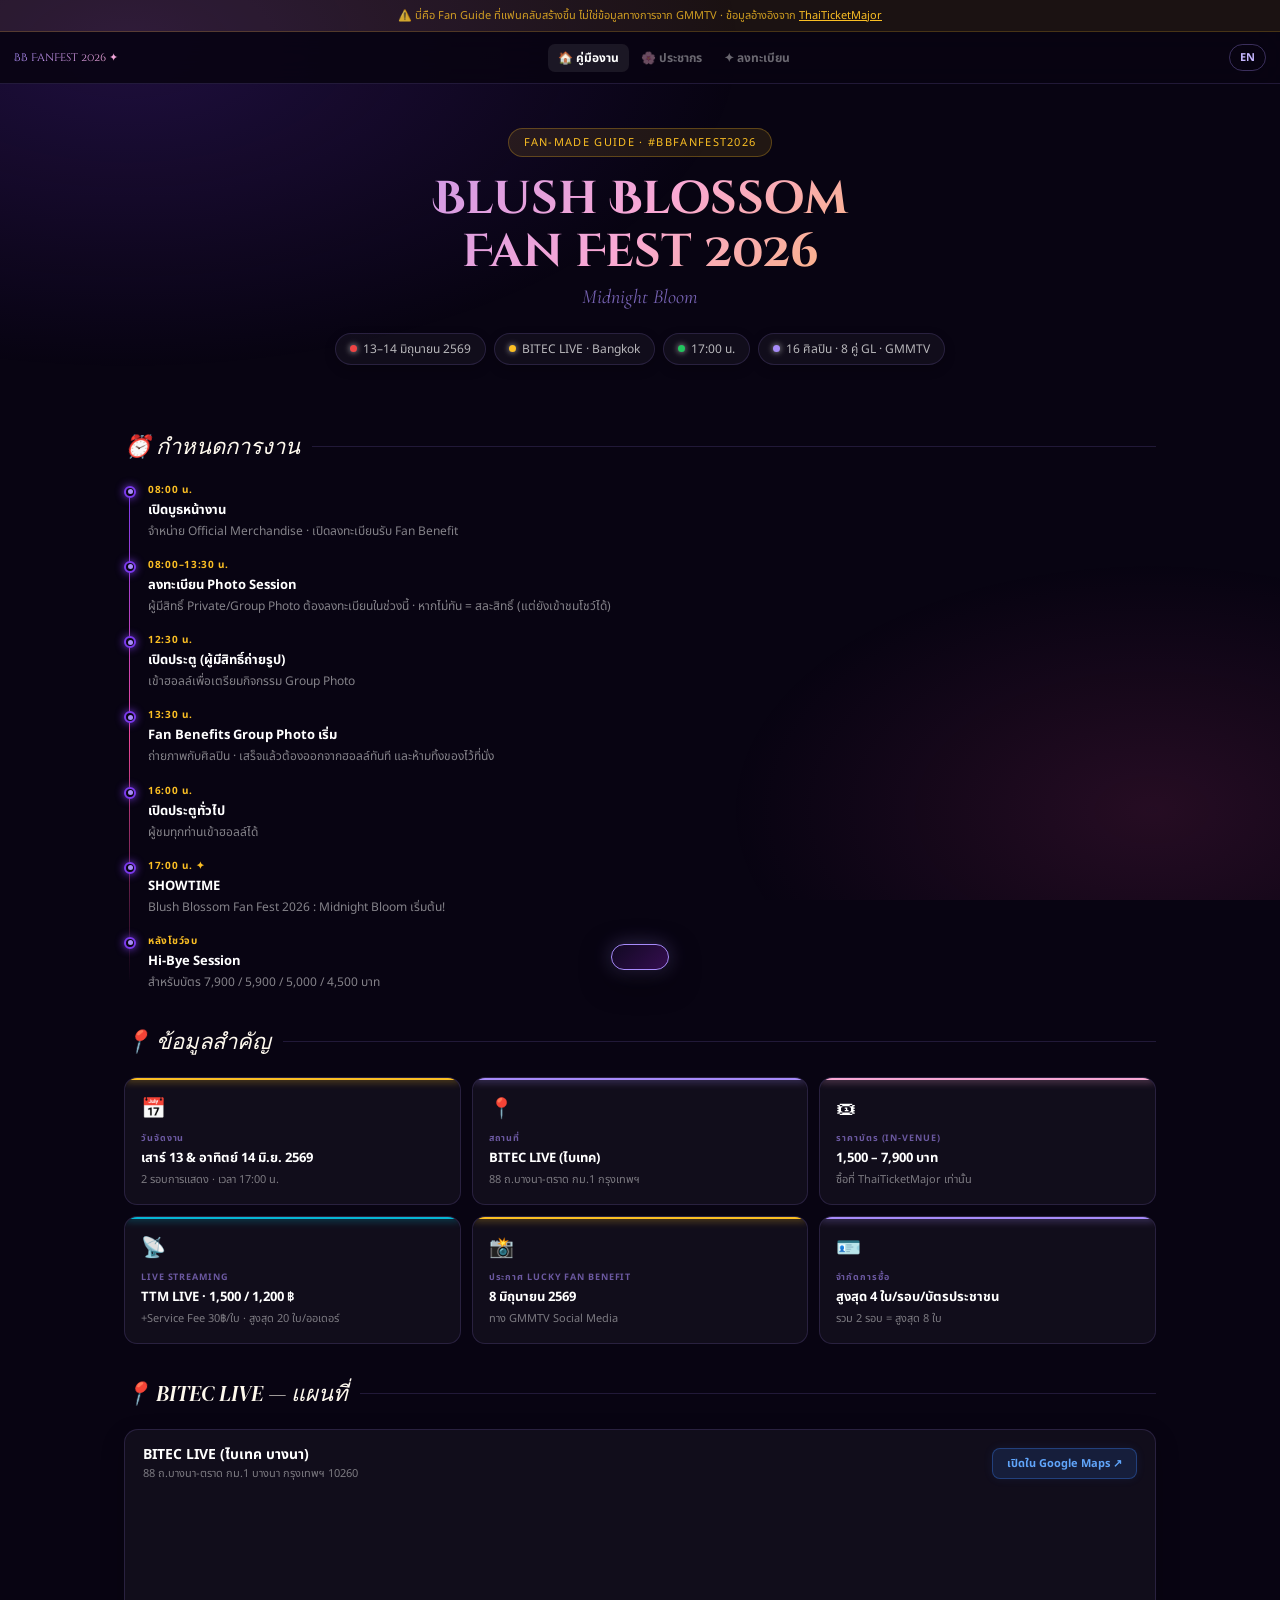
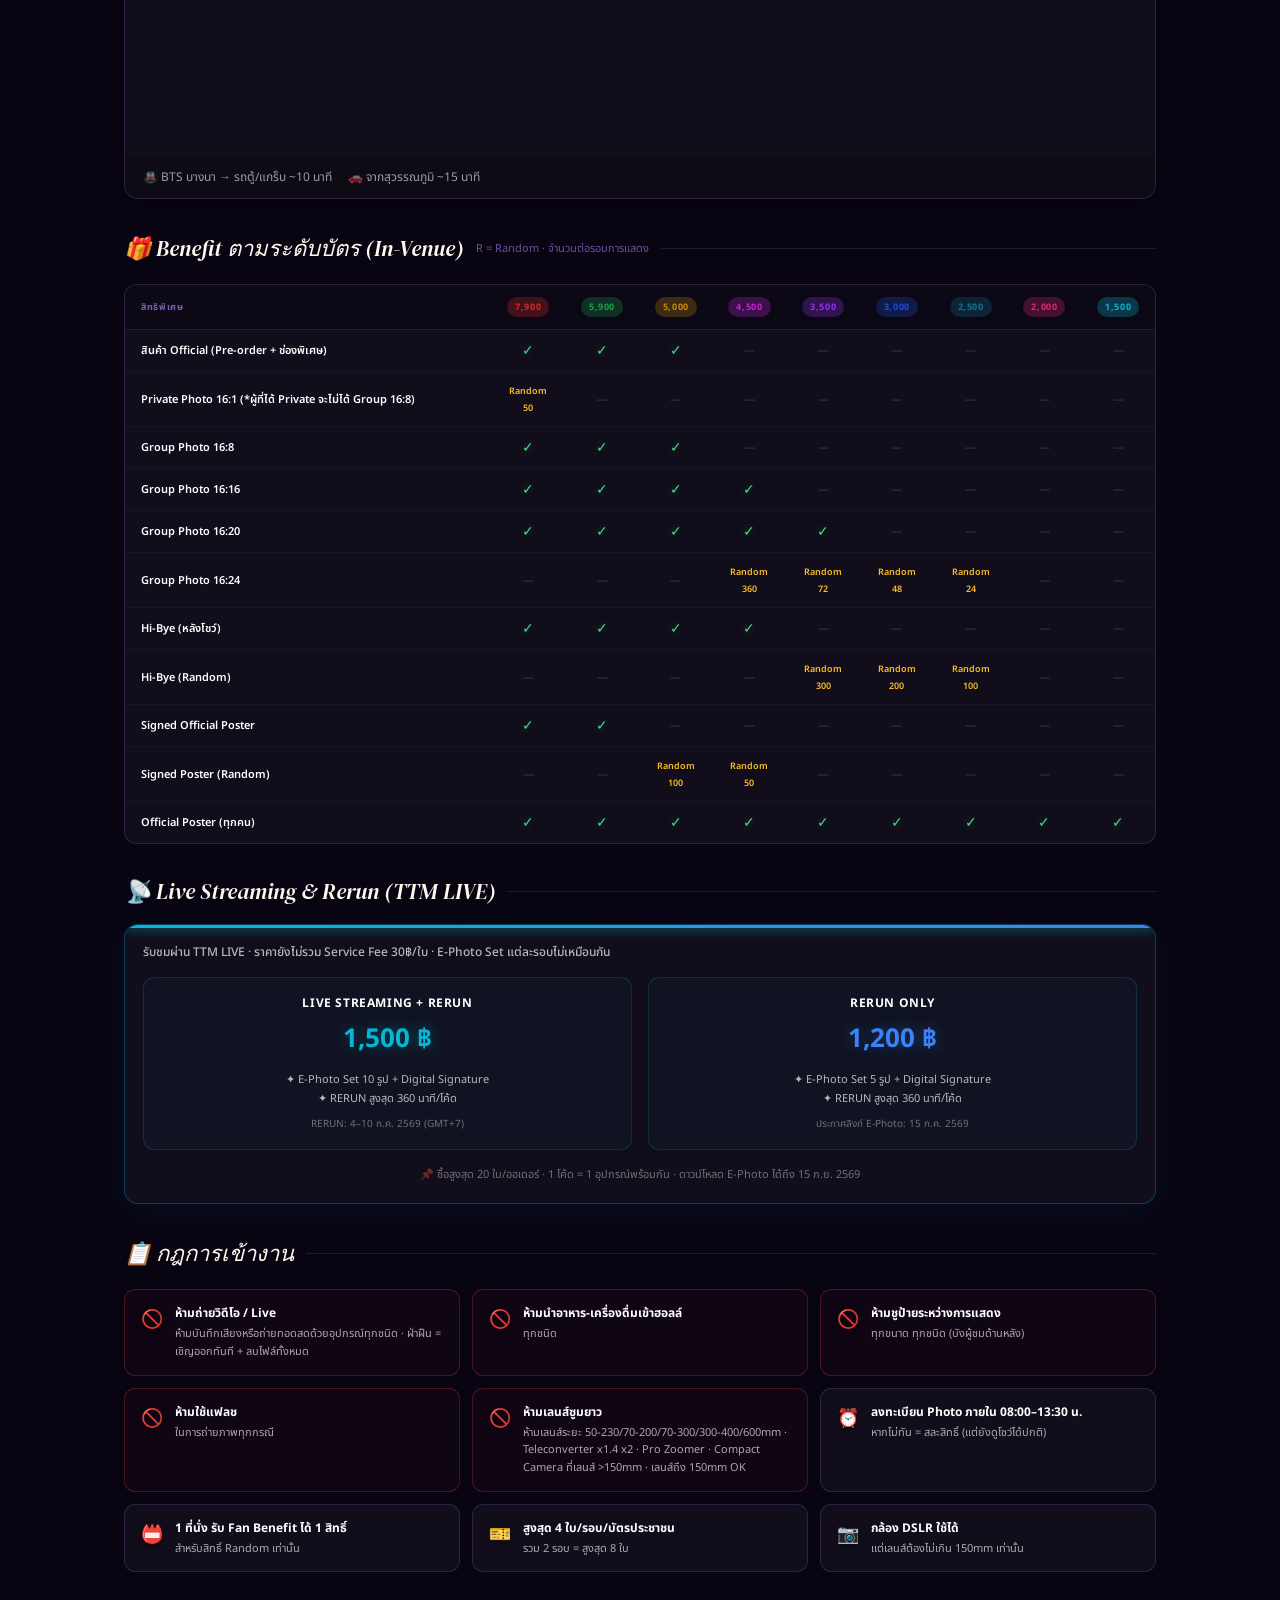
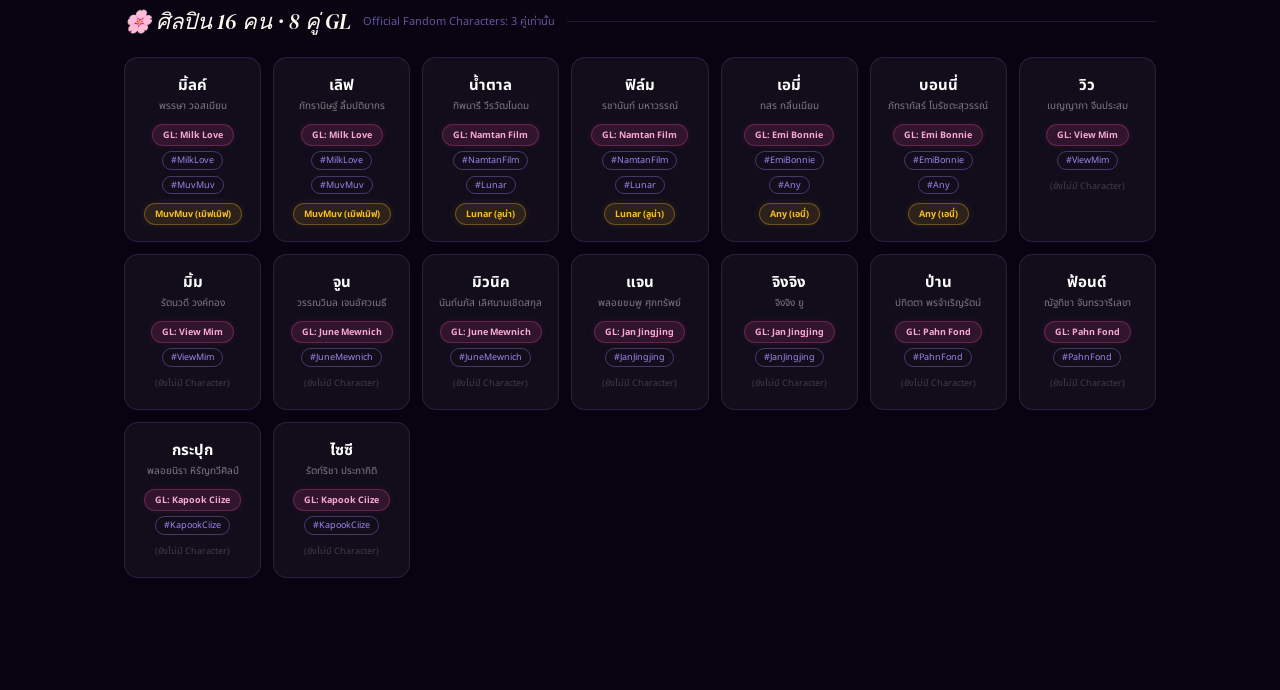
<file: bb-fanfest-2026-fanguide.html>
<!DOCTYPE html>
<html lang="th">
<head>
<meta charset="UTF-8">
<meta name="viewport" content="width=device-width, initial-scale=1.0">
<title>Blush Blossom Fan Fest 2026 — Fan Guide (Fan-made)</title>
<link rel="preconnect" href="https://fonts.googleapis.com">
<link href="https://fonts.googleapis.com/css2?family=Noto+Sans+Thai:wght@300;400;600;700&family=Cinzel+Decorative:wght@700&family=Cormorant+Garamond:ital,wght@0,300;0,500;1,300&family=DM+Serif+Display:ital@0;1&display=swap" rel="stylesheet">
<style>
:root{
  --ink:#080412;--card:rgba(255,255,255,.04);--card2:rgba(255,255,255,.08);
  --bdr:rgba(167,139,250,.16);--bdr2:rgba(167,139,250,.32);
  --v:#7c3aed;--lav:#a78bfa;--lav2:#c4b5fd;
  --pk:#ec4899;--rose:#f9a8d4;--gold:#fbbf24;--cream:#fef9ee;
  /* EXACT zone colors from official seating map */
  --cA2:#dc2626; --cA3:#dc2626;   /* red 7900 */
  --cA1:#ca8a04; --cA4:#ca8a04;   /* yellow 5000 */
  --cB23:#16a34a;                  /* green 5900 B2 B3 B4 */
  --cB15:#c026d3;                  /* magenta 4500 B1 B5 */
  --cC24:#c026d3;                  /* magenta 4500 C2 C4 */
  --cC135:#9333ea;                 /* purple 3500 C1 C3 C5 */
  --cDfront:#1d4ed8;               /* blue 3000 D front rows */
  --cDback:#0e7490;                /* teal 2500 D back rows */
  --cEfront:#db2777;               /* pink 2000 E front rows */
  --cEback:#06b6d4;                /* cyan 1500 E back rows */
}
*{box-sizing:border-box;margin:0;padding:0}
html{scroll-behavior:smooth}
body{font-family:'Noto Sans Thai','Sarabun',sans-serif;background:var(--ink);color:#fff;min-height:100vh;overflow-x:hidden}
body::before{content:'';position:fixed;inset:0;pointer-events:none;z-index:0;
  background:radial-gradient(ellipse 80% 60% at 10% 5%,rgba(124,58,237,.2) 0%,transparent 60%),
    radial-gradient(ellipse 60% 50% at 90% 90%,rgba(236,72,153,.13) 0%,transparent 55%)}
.stars{position:fixed;inset:0;pointer-events:none;z-index:0;overflow:hidden}
.star{position:absolute;border-radius:50%;background:#fff;animation:twinkle var(--d) ease-in-out infinite var(--dl);opacity:0}
@keyframes twinkle{0%,100%{opacity:0}50%{opacity:var(--b,.7)}}

/* ── FAN-MADE BANNER ── */
.fanmade-bar{
  background:rgba(251,191,36,.08);border-bottom:1px solid rgba(251,191,36,.2);
  padding:7px 16px;text-align:center;font-size:11px;color:rgba(251,191,36,.8);
  position:relative;z-index:200;
}
.fanmade-bar a{color:var(--gold);text-decoration:underline}

/* ── NAV ── */
nav{position:sticky;top:0;z-index:100;background:rgba(8,4,18,.88);backdrop-filter:blur(24px);
  border-bottom:1px solid var(--bdr);padding:0 14px;display:flex;align-items:center;
  justify-content:space-between;height:52px;gap:8px}
.nav-logo{font-family:'Cinzel Decorative',serif;font-size:11px;
  background:linear-gradient(135deg,var(--lav),var(--rose));
  -webkit-background-clip:text;-webkit-text-fill-color:transparent;background-clip:text;
  white-space:nowrap;flex-shrink:0}
.nav-tabs{display:flex;gap:2px;overflow-x:auto;-webkit-overflow-scrolling:touch}
.nav-tab{padding:5px 10px;border:none;background:transparent;color:rgba(255,255,255,.4);
  font-family:'Noto Sans Thai',sans-serif;font-size:12px;font-weight:700;
  border-radius:7px;cursor:pointer;transition:all .2s;white-space:nowrap}
.nav-tab.active{background:var(--card2);color:#fff}
.nav-tab:not(.active):hover{color:var(--lav)}
.lang-btn{padding:4px 10px;border:1px solid var(--bdr2);border-radius:100px;
  background:transparent;color:var(--lav2);font-family:'Noto Sans Thai',sans-serif;
  font-size:11px;font-weight:700;cursor:pointer;transition:all .2s;flex-shrink:0}
.lang-btn:hover{background:var(--card2)}

/* ── PAGES ── */
.page{display:none;position:relative;z-index:1;animation:fadeUp .3s ease both}
.page.active{display:block}
@keyframes fadeUp{from{opacity:0;transform:translateY(10px)}to{opacity:1;transform:translateY(0)}}
.wrap{max-width:1060px;margin:0 auto;padding:0 14px 80px}

/* ── HERO ── */
.hero{text-align:center;padding:44px 14px 32px}
.hero-badge{display:inline-flex;align-items:center;gap:6px;
  background:rgba(251,191,36,.1);border:1px solid rgba(251,191,36,.28);
  border-radius:100px;padding:5px 15px;font-size:11px;color:var(--gold);
  letter-spacing:.12em;text-transform:uppercase;margin-bottom:16px}
h1{font-family:'Cinzel Decorative',serif;font-size:clamp(22px,5vw,46px);
  background:linear-gradient(135deg,var(--lav),var(--rose) 50%,var(--gold));
  -webkit-background-clip:text;-webkit-text-fill-color:transparent;background-clip:text;
  line-height:1.15;margin-bottom:6px}
.hero-sub{font-family:'Cormorant Garamond',serif;font-style:italic;
  font-size:clamp(14px,2.5vw,20px);color:rgba(167,139,250,.7);margin-bottom:24px}
.hero-pills{display:flex;flex-wrap:wrap;justify-content:center;gap:8px;margin-bottom:32px}
.hero-pill{display:flex;align-items:center;gap:6px;background:var(--card);
  border:1px solid var(--bdr);border-radius:100px;padding:6px 14px;
  font-size:12px;color:rgba(255,255,255,.7);box-shadow:0 4px 12px rgba(0,0,0,0.2)}
.hero-pill .dot{width:7px;height:7px;border-radius:50%;flex-shrink:0;box-shadow:0 0 6px currentColor}

/* ── SECTION HDR ── */
.sec-hd{font-family:'DM Serif Display',serif;font-size:22px;font-style:italic;
  color:var(--cream);margin-bottom:18px;display:flex;align-items:center;gap:12px}
.sec-hd::after{content:'';flex:1;height:1px;background:var(--bdr)}
.sec-hd small{font-size:11px;color:rgba(167,139,250,.6);font-family:'Noto Sans Thai',sans-serif;
  font-style:normal;font-weight:400}

/* ── TIMELINE ── */
.timeline{position:relative;padding-left:24px;margin-bottom:32px}
.timeline::before{content:'';position:absolute;left:5px;top:8px;bottom:8px;width:1px;
  background:linear-gradient(to bottom,var(--v),var(--pk),transparent)}
.tl-item{position:relative;margin-bottom:16px}
.tl-dot{position:absolute;left:-24px;top:4px;width:12px;height:12px;border-radius:50%;
  border:2px solid var(--v);background:var(--ink);display:flex;align-items:center;justify-content:center;box-shadow:0 0 8px var(--v)}
.tl-dot::after{content:'';width:5px;height:5px;border-radius:50%;background:var(--lav)}
.tl-time{font-size:10px;font-weight:700;color:var(--gold);letter-spacing:.07em;margin-bottom:2px}
.tl-title{font-size:13px;font-weight:700;color:#fff;margin-bottom:2px}
.tl-desc{font-size:12px;color:rgba(255,255,255,.5);line-height:1.6}

/* ── INFO CARDS ── */
.info-grid{display:grid;grid-template-columns:repeat(3,minmax(0,1fr));gap:11px;margin-bottom:32px}
.info-card{background:var(--card);border:1px solid var(--bdr);border-radius:13px;padding:16px;position:relative;overflow:hidden;transition:all 0.3s}
.info-card:hover{background:var(--card2);transform:translateY(-2px);box-shadow:0 8px 24px rgba(0,0,0,0.3)}
.info-card::before{content:'';position:absolute;top:0;left:0;right:0;height:2px;background:var(--ac,var(--lav));box-shadow:0 0 8px var(--ac,var(--lav))}
.info-icon{font-size:20px;margin-bottom:7px}
.info-label{font-size:9px;font-weight:700;color:rgba(167,139,250,.6);letter-spacing:.1em;text-transform:uppercase;margin-bottom:4px}
.info-val{font-size:13px;font-weight:700;color:#fff;line-height:1.5}
.info-sub{font-size:11px;color:rgba(255,255,255,.45);margin-top:3px;line-height:1.5}

/* ── MAPS EMBED ── */
.maps-card{background:var(--card);border:1px solid var(--bdr);border-radius:14px;overflow:hidden;margin-bottom:32px;box-shadow:0 8px 24px rgba(0,0,0,0.2)}
.maps-header{padding:14px 18px;display:flex;align-items:center;justify-content:space-between;flex-wrap:wrap;gap:8px}
.maps-title{font-size:14px;font-weight:700;color:#fff}
.maps-sub{font-size:11px;color:rgba(255,255,255,.45)}
.maps-link{padding:6px 14px;background:rgba(59,130,246,.15);border:1px solid rgba(59,130,246,.35);border-radius:8px;color:#60a5fa;font-family:'Noto Sans Thai',sans-serif;font-size:11px;font-weight:700;text-decoration:none;transition:all .2s;box-shadow:0 0 10px rgba(59,130,246,0.1)}
.maps-link:hover{background:rgba(59,130,246,.25);box-shadow:0 0 15px rgba(59,130,246,0.3)}
.maps-iframe{width:100%;height:260px;border:none;display:block}

/* ── BENEFIT TABLE ── */
.benefit-wrap{overflow-x:auto;margin-bottom:32px;border-radius:12px;border:1px solid var(--bdr);background:var(--card)}
.btable{width:100%;border-collapse:collapse;font-size:11px;min-width:640px}
.btable th{padding:12px 9px;text-align:center;font-size:9px;font-weight:700;letter-spacing:.07em;text-transform:uppercase;color:rgba(167,139,250,.7);border-bottom:1px solid var(--bdr);background:rgba(8,4,18,0.5)}
.btable th:first-child{text-align:left;min-width:160px;padding-left:16px}
.btable td{padding:10px 9px;text-align:center;border-bottom:1px solid rgba(167,139,250,.06);color:rgba(255,255,255,.75)}
.btable td:first-child{text-align:left;font-weight:600;font-size:11px;padding-left:16px;color:#fff}
.btable tr:last-child td{border-bottom:none}
.btable tr:hover td{background:rgba(167,139,250,0.05)}
.chk{color:#4ade80;font-size:14px;text-shadow:0 0 8px rgba(74,222,128,0.4)}
.crx{color:rgba(255,255,255,.18);font-size:11px}
.rnd{font-size:9px;color:var(--gold);line-height:1.3;font-weight:600}
.pbadge{display:inline-block;padding:3px 8px;border-radius:100px;font-size:9px;font-weight:700;color:#fff;box-shadow:0 2px 6px rgba(0,0,0,0.2)}

/* ── LIVE STREAMING ── */
.ls-card{background:var(--card);border:1px solid rgba(6,182,212,.3);border-radius:14px;padding:18px;margin-bottom:32px;position:relative;overflow:hidden;box-shadow:0 8px 32px rgba(6,182,212,0.08)}
.ls-card::before{content:'';position:absolute;top:0;left:0;right:0;height:3px;background:linear-gradient(90deg,#06b6d4,#3b82f6);box-shadow:0 0 12px #06b6d4}
.ls-grid{display:grid;grid-template-columns:1fr 1fr;gap:16px}
.ls-tier{text-align:center;padding:16px;background:rgba(6,182,212,.04);border:1px solid rgba(6,182,212,.18);border-radius:11px;transition:all 0.3s}
.ls-tier:hover{background:rgba(6,182,212,.08);border-color:rgba(6,182,212,.4);transform:translateY(-2px)}
.ls-price{font-size:26px;font-weight:700;color:#06b6d4;text-shadow:0 0 15px rgba(6,182,212,0.4)}
.ls-name{font-size:12px;font-weight:700;color:#fff;margin-bottom:7px;letter-spacing:0.05em}
.ls-benefit{font-size:11px;color:rgba(255,255,255,.7);line-height:1.7}

/* ── RULES ── */
.rules-grid{display:grid;grid-template-columns:repeat(auto-fit,minmax(260px,1fr));gap:12px;margin-bottom:32px}
.rule-card{background:var(--card);border:1px solid var(--bdr);border-radius:11px;padding:14px 16px;display:flex;align-items:flex-start;gap:12px;transition:all 0.2s}
.rule-card:hover{background:var(--card2);border-color:var(--bdr2)}
.rule-icon{font-size:18px;flex-shrink:0;margin-top:2px;filter:drop-shadow(0 2px 4px rgba(0,0,0,0.4))}
.rule-text{font-size:11px;color:rgba(255,255,255,.65);line-height:1.6}
.rule-text strong{color:#fff;display:block;margin-bottom:2px;font-size:12px}
.rule-no{border-color:rgba(239,68,68,.25);background:rgba(239,68,68,0.03)}
.rule-no:hover{border-color:rgba(239,68,68,.5);background:rgba(239,68,68,0.06)}

/* ── ARTISTS ── */
.artists-grid{display:grid;grid-template-columns:repeat(auto-fill,minmax(130px,1fr));gap:12px;margin-bottom:32px}
.artist-card{background:var(--card);border:1px solid var(--bdr);border-radius:14px;padding:16px 10px;text-align:center;transition:all .3s ease;box-shadow:0 4px 12px rgba(0,0,0,0.1)}
.artist-card:hover{background:var(--card2);border-color:var(--lav);transform:translateY(-4px);box-shadow:0 8px 20px rgba(167,139,250,0.15)}
.aname{font-size:15px;font-weight:700;color:#fff;margin-bottom:2px}
.afull{font-size:10px;color:rgba(255,255,255,.45);margin-bottom:8px;line-height:1.4}
.agl{display:inline-block;font-size:9px;font-weight:700;background:rgba(236,72,153,.14);border:1px solid rgba(236,72,153,.3);border-radius:100px;padding:3px 10px;color:var(--rose);margin-bottom:5px;box-shadow:0 0 8px rgba(236,72,153,0.1)}
.atag{display:flex;flex-wrap:wrap;gap:6px;justify-content:center;margin-bottom:6px}
.atag a{font-size:9px;color:rgba(167,139,250,.95);text-decoration:none;border:1px solid rgba(167,139,250,.35);border-radius:999px;padding:2px 8px;line-height:1.4;transition:all .2s}
.atag a:hover{color:#fff;border-color:var(--lav2);background:rgba(167,139,250,.25);box-shadow:0 0 10px rgba(167,139,250,0.3)}
.achar{display:inline-block;font-size:9px;font-weight:700;background:rgba(251,191,36,.12);border:1px solid rgba(251,191,36,.3);border-radius:100px;padding:3px 10px;color:var(--gold);box-shadow:0 0 8px rgba(251,191,36,0.1)}
.anochar{font-size:9px;color:rgba(255,255,255,.2);padding:3px 0}

/* ════════════════════════════════
   CENSUS PAGE - ENHANCED MAP UI
════════════════════════════════ */
.census-top{display:flex;align-items:center;justify-content:space-between;margin-bottom:20px;flex-wrap:wrap;gap:12px;padding-top:22px}
.census-title{font-family:'DM Serif Display',serif;font-size:24px;font-style:italic;color:var(--cream);text-shadow:0 2px 10px rgba(254,249,238,0.2)}
.total-badge{background:linear-gradient(135deg,rgba(124,58,237,.25),rgba(236,72,153,.25));border:1px solid rgba(167,139,250,.4);border-radius:100px;padding:8px 16px;font-size:12px;color:var(--lav);box-shadow:0 0 15px rgba(167,139,250,0.2)}
.total-badge strong{color:#fff;font-size:18px;margin:0 4px}
.live-dot{width:8px;height:8px;border-radius:50%;background:#22c55e;display:inline-block;animation:lp 1.4s ease-in-out infinite;vertical-align:middle;margin-right:6px}
@keyframes lp{0%,100%{box-shadow:0 0 0 0 rgba(34,197,94,.6)}50%{box-shadow:0 0 0 6px rgba(34,197,94,0)}}

/* stats */
.stats-top{display:grid;grid-template-columns:repeat(auto-fit,minmax(140px,1fr));gap:12px;margin-bottom:24px}
.stat-card{background:var(--card);border:1px solid var(--bdr);border-radius:14px;padding:18px;text-align:center;position:relative;overflow:hidden;transition:transform .3s, box-shadow .3s;box-shadow:0 4px 15px rgba(0,0,0,0.2)}
.stat-card:hover{transform:translateY(-3px);box-shadow:0 8px 20px rgba(0,0,0,0.3)}
.stat-card::before{content:'';position:absolute;top:0;left:0;right:0;height:3px;background:var(--ac,var(--lav));box-shadow:0 0 10px var(--ac,var(--lav))}
.stat-n{font-size:28px;font-weight:700;line-height:1;text-shadow:0 2px 10px rgba(255,255,255,0.1)}
.stat-l{font-size:10px;color:rgba(255,255,255,.5);margin-top:6px;letter-spacing:0.05em}
.stat-s{font-size:10px;color:var(--lav);margin-top:4px;font-weight:600}

.census-day-filter{display:flex;align-items:center;gap:8px;flex-wrap:wrap;margin:-8px 0 18px}
.cdf-lbl{font-size:11px;color:rgba(255,255,255,.5);font-weight:700;letter-spacing:.05em}
.cdf-chip{padding:6px 12px;border-radius:999px;border:1px solid rgba(167,139,250,.35);background:rgba(0,0,0,.25);color:rgba(255,255,255,.7);font-family:'Noto Sans Thai',sans-serif;font-size:11px;font-weight:700;cursor:pointer;transition:all .2s}
.cdf-chip:hover{border-color:var(--lav);color:#fff;background:rgba(167,139,250,.15)}
.cdf-chip.on{background:rgba(167,139,250,.25);border-color:var(--lav);color:#fff;box-shadow:0 0 12px rgba(167,139,250,.3)}

/* ══ ENHANCED SEAT MAP (BLUEPRINT STYLE) ══ */
.map-wrap{
  background-color:#0b0616;
  background-image:
    linear-gradient(rgba(167, 139, 250, 0.05) 1px, transparent 1px),
    linear-gradient(90deg, rgba(167, 139, 250, 0.05) 1px, transparent 1px);
  background-size:20px 20px;
  border:1px solid var(--bdr2);
  border-radius:20px;
  padding:24px;
  margin-bottom:24px;
  box-shadow:inset 0 0 40px rgba(0,0,0,0.8), 0 10px 30px rgba(0,0,0,0.3);
  position:relative;
  overflow:hidden;
}
/* Blueprint glowing corner accents */
.map-wrap::before, .map-wrap::after {
  content: ''; position: absolute; width: 40px; height: 40px; pointer-events: none;
}
.map-wrap::before {
  top: 0; left: 0; border-top: 2px solid var(--lav); border-left: 2px solid var(--lav); border-top-left-radius: 20px; opacity: 0.5;
}
.map-wrap::after {
  bottom: 0; right: 0; border-bottom: 2px solid var(--rose); border-right: 2px solid var(--rose); border-bottom-right-radius: 20px; opacity: 0.5;
}

.stage-lbl{text-align:center;margin-bottom:20px;position:relative;z-index:10;}
.stage-box{
  display:inline-block;
  background:linear-gradient(180deg, rgba(255,255,255,0.1), rgba(255,255,255,0.02));
  border:1px solid rgba(255,255,255,.3);
  border-radius:8px;
  padding:8px 40px;
  font-size:12px;
  font-weight:800;
  letter-spacing:.2em;
  color:#fff;
  text-shadow:0 0 10px rgba(255,255,255,0.8);
  box-shadow:0 0 20px rgba(255,255,255,0.1), inset 0 0 10px rgba(255,255,255,0.05);
}

svg.smap{width:100%;max-width:560px;display:block;margin:0 auto;cursor:default;filter:drop-shadow(0 10px 15px rgba(0,0,0,0.5));}

/* SVG Interactive Zones */
.zblk{
  transition:all 0.3s cubic-bezier(0.25, 0.8, 0.25, 1);
  cursor:pointer;
}
.zblk path, .zblk rect {
  stroke:rgba(255,255,255,0.3);
  stroke-width:1.5px;
  transition:all 0.3s ease;
}
.zblk:hover path, .zblk:hover rect {
  stroke:rgba(255,255,255,0.8);
  stroke-width:2px;
  filter:brightness(1.3);
}
/* This handles the glow effect dynamically using SVG filters/dropshadow */
.zblk:hover {
  filter:drop-shadow(0 0 12px currentColor) brightness(1.2);
  transform:translateY(-1px);
}
.zblk.sel {
  filter:drop-shadow(0 0 15px currentColor) brightness(1.4) !important;
  opacity:1 !important;
}
.zblk.sel path, .zblk.sel rect {
  stroke:#fff;
  stroke-width:2.5px;
}
.zblk.dim {
  opacity:0.2 !important;
  filter:grayscale(60%);
}

.zlbl{font-family:'Noto Sans Thai',sans-serif;font-weight:800;font-size:12px;fill:#fff;pointer-events:none;text-anchor:middle;dominant-baseline:middle;text-shadow:0 2px 4px rgba(0,0,0,0.8)}
.zprice{font-family:'Noto Sans Thai',sans-serif;font-size:8.5px;fill:rgba(255,255,255,.8);pointer-events:none;text-anchor:middle;dominant-baseline:middle;font-weight:600;letter-spacing:0.05em}
.zcnt-svg{font-family:'Noto Sans Thai',sans-serif;font-size:9px;fill:#fbbf24;pointer-events:none;text-anchor:middle;dominant-baseline:middle;font-weight:700;text-shadow:0 0 5px rgba(251,191,36,0.6)}

/* map legend */
.map-legend{display:flex;flex-wrap:wrap;gap:10px;justify-content:center;margin-top:20px;background:rgba(0,0,0,0.4);padding:12px;border-radius:12px;border:1px solid rgba(255,255,255,0.05)}
.leg-item{display:flex;align-items:center;gap:6px;font-size:10px;color:rgba(255,255,255,.6);font-weight:600}
.leg-dot{width:10px;height:10px;border-radius:3px;flex-shrink:0;box-shadow:0 0 5px currentColor}

/* D/E strip */
.de-section{margin-top:16px}
.de-zone-label{font-size:11px;font-weight:700;color:rgba(255,255,255,.5);letter-spacing:.1em;text-transform:uppercase;margin-bottom:10px;margin-top:16px;text-align:center}
.de-strip{display:grid;grid-template-columns:repeat(4,1fr);gap:10px}
.de-btn{border-radius:12px;padding:12px 6px;text-align:center;cursor:pointer;transition:all .2s cubic-bezier(0.25, 0.8, 0.25, 1);border:1px solid;background-clip:padding-box}
.de-btn:hover{filter:brightness(1.3);transform:translateY(-2px);box-shadow:0 4px 12px currentColor}
.de-btn.sel{outline:3px solid var(--lav);outline-offset:2px;background-color:rgba(255,255,255,0.1) !important}
.de-label{font-size:14px;font-weight:800;color:#fff;text-shadow:0 1px 3px rgba(0,0,0,0.5)}
.de-prices{font-size:9.5px;margin-top:4px;line-height:1.5;font-weight:600}
.de-cnt{font-size:11px;font-weight:800;margin-top:6px;background:rgba(0,0,0,0.4);display:inline-block;padding:2px 8px;border-radius:100px}

/* ══ GLASSMORPHISM ZONE DETAIL ══ */
.zone-detail{
  display:none;
  background:rgba(18, 9, 36, 0.6);
  backdrop-filter:blur(16px);
  -webkit-backdrop-filter:blur(16px);
  border:1px solid rgba(255,255,255,0.1);
  border-radius:20px;
  padding:24px;
  margin-bottom:24px;
  box-shadow:0 20px 40px rgba(0,0,0,0.4), inset 0 1px 0 rgba(255,255,255,0.1);
  position:relative;
}
.zone-detail.open{display:block;animation:slideUpFade .4s cubic-bezier(0.16, 1, 0.3, 1) both}
@keyframes slideUpFade{
  from{opacity:0;transform:translateY(20px) scale(0.98)}
  to{opacity:1;transform:translateY(0) scale(1)}
}

.zd-header{display:flex;align-items:flex-start;justify-content:space-between;margin-bottom:18px;flex-wrap:wrap;gap:12px;border-bottom:1px solid rgba(255,255,255,0.05);padding-bottom:16px}
.zd-title{font-size:24px;font-weight:800;letter-spacing:0.02em;text-shadow:0 0 15px currentColor}
.zd-meta{font-size:12px;color:rgba(255,255,255,.6);margin-top:4px;font-weight:500}
.zd-close{padding:6px 14px;background:rgba(255,255,255,0.05);border:1px solid rgba(255,255,255,0.1);border-radius:8px;color:rgba(255,255,255,.7);font-family:'Noto Sans Thai',sans-serif;font-size:11px;font-weight:700;cursor:pointer;transition:all .2s}
.zd-close:hover{background:rgba(239,68,68,0.15);color:#fca5a5;border-color:rgba(239,68,68,0.4)}

.filter-bar{display:flex;flex-wrap:wrap;gap:6px;margin-bottom:16px;align-items:center}
.filter-label{font-size:11px;color:rgba(255,255,255,.4);margin-right:4px;font-weight:600}
.fchip{padding:5px 12px;border:1px solid rgba(255,255,255,0.1);border-radius:100px;background:rgba(0,0,0,0.3);color:rgba(255,255,255,.5);font-family:'Noto Sans Thai',sans-serif;font-size:11px;font-weight:600;cursor:pointer;transition:all .2s}
.fchip.on{background:rgba(167,139,250,.2);border-color:var(--lav);color:#fff;box-shadow:0 0 10px rgba(167,139,250,0.3)}
.fchip.dd-on{background:rgba(251,191,36,.2);border-color:var(--gold);color:#fff;box-shadow:0 0 10px rgba(251,191,36,0.3)}
.fchip:hover:not(.on):not(.dd-on){border-color:rgba(255,255,255,0.3);color:#fff;background:rgba(255,255,255,0.05)}

/* 3D SEAT GRID */
.seat-grid-wrap{
  overflow-x:auto;
  overflow-y:visible;
  padding:44px 4px 16px 4px;
  margin:0 -8px;
  /* Custom scrollbar for seat map */
  scrollbar-width: thin;
  scrollbar-color: var(--bdr2) transparent;
}
.seat-grid-wrap::-webkit-scrollbar { height: 6px; }
.seat-grid-wrap::-webkit-scrollbar-thumb { background-color: var(--bdr2); border-radius: 10px; }

.seat-grid{display:flex;flex-direction:column;gap:4px;width:max-content;padding-left:8px}
.row-line{display:flex;align-items:center;gap:4px}
.row-lbl{font-size:10px;font-weight:800;color:rgba(255,255,255,.4);width:28px;text-align:right;flex-shrink:0;font-family:'Courier New', monospace;letter-spacing:-0.5px}

.seat{
  width:24px;
  height:24px;
  border-radius:5px;
  border:1px solid rgba(255,255,255,.1);
  background:rgba(255,255,255,.03);
  display:flex;
  align-items:center;
  justify-content:center;
  font-size:7.5px;
  font-weight:700;
  color:rgba(255,255,255,.25);
  cursor:default;
  transition:all .2s cubic-bezier(0.175, 0.885, 0.32, 1.275);
  position:relative;
  flex-shrink:0;
  font-family:monospace;
  /* 3D un-taken seat look */
  box-shadow: inset 0 2px 0 rgba(255,255,255,0.02), 0 2px 4px rgba(0,0,0,0.2);
}
.seat.taken{
  border-width:1.5px;
  color:#fff;
  cursor:pointer;
  /* Base 3D look for taken seats, color added via JS inline styles */
  box-shadow: inset 0 2px 4px rgba(255,255,255,0.2), 0 2px 8px var(--glow-color, rgba(0,0,0,0.5));
  text-shadow: 0 1px 2px rgba(0,0,0,0.8);
  font-weight: 800;
}
.seat.taken:hover{
  transform:translateY(-3px) scale(1.1);
  z-index: 10;
  filter:brightness(1.2);
  box-shadow: inset 0 2px 4px rgba(255,255,255,0.3), 0 4px 12px var(--glow-color, rgba(255,255,255,0.5));
}
.seat.is-dd{
  background:rgba(251,191,36,.25) !important;
  border-color:var(--gold) !important;
  color:#fff !important;
  --glow-color: rgba(251,191,36,0.4);
}
.seat.dimmed{
  opacity:.15;
  filter:grayscale(80%);
}

/* Enhanced Tooltip */
.seat-tip{
  display:none;
  position:absolute;
  bottom:calc(100% + 8px);
  left:50%;
  transform:translateX(-50%);
  background:rgba(8, 4, 18, 0.95);
  backdrop-filter:blur(4px);
  border:1px solid var(--lav);
  border-radius:8px;
  padding:8px 12px;
  font-size:10px;
  color:#fff;
  white-space:nowrap;
  z-index:250;
  pointer-events:none;
  min-width:120px;
  line-height:1.6;
  box-shadow:0 4px 15px rgba(0,0,0,0.5), 0 0 15px rgba(167,139,250,0.2);
  text-align:center;
}
.seat:hover .seat-tip{display:block;animation: popIn 0.2s cubic-bezier(0.175, 0.885, 0.32, 1.275)}
@keyframes popIn {
  from {opacity: 0; transform: translateX(-50%) translateY(5px) scale(0.9);}
  to {opacity: 1; transform: translateX(-50%) translateY(0) scale(1);}
}
.seat-tip::after{content:'';position:absolute;top:100%;left:50%;transform:translateX(-50%);border:5px solid transparent;border-top-color:var(--lav)}
.seat-tip strong{font-size:12px;color:var(--lav2);letter-spacing:0.5px}

.seat-tip.tip-down{
  top:calc(100% + 8px);
  bottom:auto;
}
.seat-tip.tip-down::after{
  top:auto;
  bottom:100%;
  border:5px solid transparent;
  border-bottom-color:var(--lav);
}

.fan-sum{display:flex;flex-wrap:wrap;gap:8px;margin-top:20px;padding-top:16px;border-top:1px solid rgba(255,255,255,0.08)}
.fan-chip{display:flex;align-items:center;gap:6px;background:rgba(0,0,0,0.3);border:1px solid rgba(255,255,255,0.1);border-radius:100px;padding:4px 12px;font-size:11px;font-weight:600}
.fan-dot{width:8px;height:8px;border-radius:50%;flex-shrink:0;box-shadow:0 0 6px currentColor}

/* fandom bars */
.fan-bars{display:flex;flex-direction:column;gap:8px;margin-bottom:32px;background:var(--card);padding:20px;border-radius:16px;border:1px solid var(--bdr)}
.fan-bar-row{display:grid;grid-template-columns:110px 1fr 32px;align-items:center;gap:12px}
.fan-bar-name{font-size:11.5px;font-weight:700;white-space:nowrap;overflow:hidden;text-overflow:ellipsis;color:rgba(255,255,255,0.9)}
.bar-bg{background:rgba(0,0,0,0.4);border-radius:100px;height:8px;overflow:hidden;border:1px solid rgba(255,255,255,0.05);box-shadow:inset 0 1px 3px rgba(0,0,0,0.5)}
.bar-fg{height:100%;border-radius:100px;transition:width 1s cubic-bezier(.34,1.56,.64,1);box-shadow:0 0 10px currentColor}
.fan-cnt{font-size:11px;font-weight:800;color:#fff;text-align:right}
.day-split-wrap{display:flex;height:36px;border-radius:10px;overflow:hidden;gap:3px;margin-bottom:10px;box-shadow:inset 0 2px 5px rgba(0,0,0,0.2)}
.dsb{display:flex;align-items:center;justify-content:center;font-size:12px;font-weight:800;border-radius:8px;transition:flex 1s cubic-bezier(.34,1.56,.64,1);min-width:0;overflow:hidden;color:#fff;text-shadow:0 1px 3px rgba(0,0,0,0.5)}

/* ════════════════════════════════
   REGISTER PAGE
════════════════════════════════ */
/* Styles remain mostly the same, ensuring global variables apply correctly */
.reg-card{background:var(--card);border:1px solid var(--bdr);border-radius:20px;padding:32px;max-width:600px;margin:24px auto 0;position:relative;overflow:hidden;box-shadow:0 15px 35px rgba(0,0,0,0.3)}
.reg-card::before{content:'';position:absolute;top:0;left:0;right:0;height:3px;background:linear-gradient(90deg,transparent,var(--lav),var(--rose),transparent)}
.reg-title{font-family:'Cormorant Garamond',serif;font-size:24px;font-weight:500;color:var(--cream);text-align:center;margin-bottom:24px;text-shadow:0 2px 10px rgba(167,139,250,0.3)}
.frow{display:grid;grid-template-columns:1fr 1fr;gap:16px;margin-bottom:16px}
.frow.full{grid-template-columns:1fr}
.fg{display:flex;flex-direction:column;gap:6px}
.fg label{font-size:10px;font-weight:800;color:var(--lav);letter-spacing:.1em;text-transform:uppercase}
.req::after{content:' *';color:var(--rose)}
.fg select,.fg input[type=text],.fg input[type=number]{background:rgba(0,0,0,0.2);border:1px solid rgba(167,139,250,.3);border-radius:10px;padding:12px 14px;color:#fff;font-family:'Noto Sans Thai',sans-serif;font-size:14px;outline:none;transition:all .3s;width:100%;-webkit-appearance:none;appearance:none;box-shadow:inset 0 2px 4px rgba(0,0,0,0.2)}
.fg select option{background:#150930;color:#fff}
.fg select:focus,.fg input:focus{border-color:var(--rose);background:rgba(236,72,153,.08);box-shadow:0 0 0 4px rgba(236,72,153,.15), inset 0 2px 4px rgba(0,0,0,0.2)}
.seat-check{font-size:11px;min-height:16px;margin-top:2px;font-weight:700}
.seat-check.ok{color:#4ade80}
.seat-check.warn{color:#f59e0b}
.day-grid{display:grid;grid-template-columns:1fr 1fr 1fr;gap:10px}
.day-opt{position:relative}
.day-opt input{position:absolute;opacity:0;pointer-events:none}
.day-opt label{display:flex;flex-direction:column;align-items:center;padding:10px 5px;background:rgba(0,0,0,0.2);border:1px solid rgba(255,255,255,0.1);border-radius:10px;cursor:pointer;transition:all .2s;font-size:11px;color:rgba(255,255,255,.5);text-transform:none;letter-spacing:0}
.day-opt label strong{font-size:16px;color:#fff;display:block;margin-bottom:2px}
.day-opt input:checked+label{border-color:var(--v);background:rgba(124,58,237,.2);color:#fff;box-shadow:0 4px 15px rgba(124,58,237,0.2);transform:translateY(-2px)}
.fandom-wrap{display:flex;flex-wrap:wrap;gap:8px}
.fc{position:relative}
.fc input{position:absolute;opacity:0;pointer-events:none}
.fc label{display:inline-block;padding:6px 14px;background:rgba(0,0,0,0.2);border:1px solid rgba(255,255,255,0.1);border-radius:100px;font-size:12px;color:rgba(255,255,255,.6);cursor:pointer;transition:all .2s;text-transform:none;letter-spacing:0;font-weight:500}
.fc input:checked+label{background:rgba(236,72,153,.2);border-color:var(--pk);color:#fff;box-shadow:0 4px 15px rgba(236,72,153,0.2);transform:translateY(-1px)}
.fc.dd-fc input:checked+label{background:rgba(251,191,36,.2);border-color:var(--gold);color:#fff;box-shadow:0 4px 15px rgba(251,191,36,0.2)}
.divider{height:1px;background:linear-gradient(90deg,transparent,rgba(255,255,255,0.1),transparent);margin:24px 0}
.submit-btn{width:100%;padding:14px;background:linear-gradient(135deg,var(--v),var(--pk));border:none;border-radius:12px;color:#fff;font-family:'Noto Sans Thai',sans-serif;font-size:16px;font-weight:800;letter-spacing:0.05em;cursor:pointer;margin-top:20px;transition:all .3s;box-shadow:0 8px 20px rgba(124,58,237,.4)}
.submit-btn:hover{transform:translateY(-2px);box-shadow:0 12px 25px rgba(236,72,153,.5);filter:brightness(1.1)}
.submit-btn:disabled{opacity:.5;cursor:not-allowed;transform:none;box-shadow:none}
.form-note{font-size:11px;color:rgba(255,255,255,.4);margin-top:16px;text-align:center;line-height:1.7}

/* setup banner */
.setup-banner{background:rgba(251,191,36,.07);border:1px solid rgba(251,191,36,.3);border-radius:14px;padding:16px 20px;margin-bottom:24px;font-size:12px;display:flex;align-items:flex-start;gap:14px;box-shadow:0 4px 15px rgba(251,191,36,0.05)}
.setup-banner code{background:rgba(0,0,0,0.4);border:1px solid rgba(255,255,255,0.1);border-radius:6px;padding:2px 8px;font-size:11px;color:var(--cream);word-break:break-all}
.setup-banner p{color:rgba(255,255,255,.7);line-height:1.7}

/* toast */
.toast{position:fixed;bottom:30px;left:50%;transform:translateX(-50%) translateY(100px);background:linear-gradient(135deg,rgba(18,9,36,0.95),rgba(56,15,84,0.95));backdrop-filter:blur(20px);border:1px solid var(--lav);border-radius:100px;padding:12px 28px;color:#fff;font-size:13px;font-weight:700;z-index:999;transition:transform .5s cubic-bezier(.34,1.56,.64,1);white-space:nowrap;pointer-events:none;box-shadow:0 10px 30px rgba(0,0,0,0.5), 0 0 20px rgba(167,139,250,0.3)}
.toast.show{transform:translateX(-50%) translateY(0)}

@media(max-width:580px){
  .frow{grid-template-columns:1fr;gap:12px}
  .reg-card{padding:24px 16px}
  .info-grid{grid-template-columns:1fr}
  .artists-grid{grid-template-columns:repeat(auto-fill,minmax(110px,1fr))}
  .de-strip{grid-template-columns:repeat(2,1fr)}
  .ls-grid{grid-template-columns:1fr}
  .census-title{font-size:20px}
  .map-wrap{padding:12px;}
}

@media(max-width:920px){
  .info-grid{grid-template-columns:repeat(2,minmax(0,1fr))}
}
</style>
</head>
<body>

<div class="stars" id="stars"></div>

<div class="fanmade-bar">
  ⚠️ <span data-th="นี่คือ Fan Guide ที่แฟนคลับสร้างขึ้น ไม่ใช่ข้อมูลทางการจาก GMMTV · ข้อมูลอ้างอิงจาก" data-en="This is a fan-made guide, not official GMMTV content · Info sourced from">นี่คือ Fan Guide ที่แฟนคลับสร้างขึ้น ไม่ใช่ข้อมูลทางการจาก GMMTV · ข้อมูลอ้างอิงจาก</span>
  <a href="https://www.thaiticketmajor.com/concert/blush-blossom-fan-fest-2026-midnight-bloom.html" target="_blank">ThaiTicketMajor</a>
</div>

<nav>
  <div class="nav-logo">BB FanFest 2026 ✦</div>
  <div class="nav-tabs">
    <button class="nav-tab active" onclick="goPage('home')" data-page="home">
      <span data-th="🏠 คู่มืองาน" data-en="🏠 Guide">🏠 คู่มืองาน</span>
    </button>
    <button class="nav-tab" onclick="goPage('census')" data-page="census">
      <span data-th="🌸 ประชากร" data-en="🌸 Census">🌸 ประชากร</span>
    </button>
    <button class="nav-tab" onclick="goPage('register')" data-page="register">
      <span data-th="✦ ลงทะเบียน" data-en="✦ Register">✦ ลงทะเบียน</span>
    </button>
  </div>
  <button class="lang-btn" onclick="toggleLang()" id="lang-btn">EN</button>
</nav>

<div class="page active" id="page-home">
<div class="wrap">
  <div class="hero">
    <div class="hero-badge">Fan-made Guide · #BBFanFest2026</div>
    <h1>Blush Blossom<br>Fan Fest 2026</h1>
    <div class="hero-sub">Midnight Bloom</div>
    <div class="hero-pills">
      <div class="hero-pill"><div class="dot" style="background:#ef4444"></div>
        <span data-th="13–14 มิถุนายน 2569" data-en="13–14 June 2026">13–14 มิถุนายน 2569</span></div>
      <div class="hero-pill"><div class="dot" style="background:var(--gold)"></div><span>BITEC LIVE · Bangkok</span></div>
      <div class="hero-pill"><div class="dot" style="background:#22c55e"></div>
        <span data-th="17:00 น." data-en="5:00 PM">17:00 น.</span></div>
      <div class="hero-pill"><div class="dot" style="background:var(--lav)"></div>
        <span data-th="16 ศิลปิน · 8 คู่ GL · GMMTV" data-en="16 Artists · 8 GL Pairs · GMMTV">16 ศิลปิน · 8 คู่ GL · GMMTV</span></div>
    </div>
  </div>

  <div class="sec-hd"><span data-th="⏰ กำหนดการงาน" data-en="⏰ Day Schedule">⏰ กำหนดการงาน</span></div>
  <div class="timeline" id="tl-wrap"></div>

  <div class="sec-hd"><span data-th="📍 ข้อมูลสำคัญ" data-en="📍 Key Info">📍 ข้อมูลสำคัญ</span></div>
  <div class="info-grid" id="info-grid"></div>

  <div class="sec-hd"><span data-th="📍 BITEC LIVE — แผนที่" data-en="📍 BITEC LIVE — Location">📍 BITEC LIVE — แผนที่</span></div>
  <div class="maps-card">
    <div class="maps-header">
      <div>
        <div class="maps-title">BITEC LIVE (ไบเทค บางนา)</div>
        <div class="maps-sub">88 ถ.บางนา-ตราด กม.1 บางนา กรุงเทพฯ 10260</div>
      </div>
      <a class="maps-link" href="https://www.google.com/maps/search/?api=1&query=BITEC+LIVE+Bangkok" target="_blank" rel="noopener noreferrer">
        <span data-th="เปิดใน Google Maps" data-en="Open in Google Maps">เปิดใน Google Maps</span> ↗
      </a>
    </div>
    <iframe class="maps-iframe"
      src="https://www.google.com/maps/embed?pb=!1m18!1m12!1m3!1d3877.249898752576!2d100.60756827497598!3d13.681610786716218!2m3!1f0!2f0!3f0!3m2!1i1024!2i768!4f13.1!3m3!1m2!1s0x30e2a00391d2f42b%3A0x6c6e3a28db218dba!2sBITEC%20LIVE!5e0!3m2!1sth!2sth!4v1713500000000!5m2!1sth!2sth"
      allowfullscreen="" loading="lazy" referrerpolicy="no-referrer-when-downgrade">
    </iframe>
    <div style="padding:12px 18px;font-size:12px;color:rgba(255,255,255,.6);display:flex;flex-wrap:wrap;gap:16px;background:rgba(0,0,0,0.2)">
      <span data-th="🚇 BTS บางนา → รถตู้/แกร็บ ~10 นาที" data-en="🚇 BTS Bangna → Shuttle/Grab ~10 min">🚇 BTS บางนา → รถตู้/แกร็บ ~10 นาที</span>
      <span data-th="🚗 จากสุวรรณภูมิ ~15 นาที" data-en="🚗 From Suvarnabhumi ~15 min">🚗 จากสุวรรณภูมิ ~15 นาที</span>
    </div>
  </div>

  <div class="sec-hd">
    <span data-th="🎁 Benefit ตามระดับบัตร (In-Venue)" data-en="🎁 Ticket Benefits — In-Venue">🎁 Benefit ตามระดับบัตร (In-Venue)</span>
    <small data-th="R = Random · จำนวนต่อรอบการแสดง" data-en="R = Random · quantity per show">R = Random · จำนวนต่อรอบการแสดง</small>
  </div>
  <div class="benefit-wrap"><table class="btable" id="btable"></table></div>

  <div class="sec-hd"><span data-th="📡 Live Streaming & Rerun (TTM LIVE)" data-en="📡 Live Streaming & Rerun (TTM LIVE)">📡 Live Streaming & Rerun (TTM LIVE)</span></div>
  <div class="ls-card">
    <div style="font-size:12px;color:rgba(255,255,255,.7);margin-bottom:16px;font-weight:500"
      data-th="รับชมผ่าน TTM LIVE · ราคายังไม่รวม Service Fee 30฿/ใบ · E-Photo Set แต่ละรอบไม่เหมือนกัน"
      data-en="Via TTM LIVE · Prices exclude 30 THB service fee · E-Photo Set differs per show">
      รับชมผ่าน TTM LIVE · ราคายังไม่รวม Service Fee 30฿/ใบ · E-Photo Set แต่ละรอบไม่เหมือนกัน
    </div>
    <div class="ls-grid">
      <div class="ls-tier">
        <div class="ls-name" data-th="LIVE STREAMING + RERUN" data-en="LIVE + RERUN">LIVE STREAMING + RERUN</div>
        <div class="ls-price">1,500 ฿</div>
        <div class="ls-benefit" style="margin-top:12px">
          <div data-th="✦ E-Photo Set 10 รูป + Digital Signature" data-en="✦ E-Photo Set 10 photos + Digital Sig.">✦ E-Photo Set 10 รูป + Digital Signature</div>
          <div data-th="✦ RERUN สูงสุด 360 นาที/โค้ด" data-en="✦ RERUN up to 360 min/code">✦ RERUN สูงสุด 360 นาที/โค้ด</div>
          <div style="color:rgba(255,255,255,.4);font-size:10px;margin-top:8px"
            data-th="RERUN: 4–10 ก.ค. 2569 (GMT+7)" data-en="RERUN: 4–10 Jul 2026 (GMT+7)">RERUN: 4–10 ก.ค. 2569 (GMT+7)</div>
        </div>
      </div>
      <div class="ls-tier">
        <div class="ls-name" data-th="RERUN ONLY" data-en="RERUN ONLY">RERUN ONLY</div>
        <div class="ls-price" style="color:#3b82f6;text-shadow:0 0 15px rgba(59,130,246,0.4)">1,200 ฿</div>
        <div class="ls-benefit" style="margin-top:12px">
          <div data-th="✦ E-Photo Set 5 รูป + Digital Signature" data-en="✦ E-Photo Set 5 photos + Digital Sig.">✦ E-Photo Set 5 รูป + Digital Signature</div>
          <div data-th="✦ RERUN สูงสุด 360 นาที/โค้ด" data-en="✦ RERUN up to 360 min/code">✦ RERUN สูงสุด 360 นาที/โค้ด</div>
          <div style="color:rgba(255,255,255,.4);font-size:10px;margin-top:8px"
            data-th="ประกาศลิงก์ E-Photo: 15 ก.ค. 2569" data-en="E-Photo link: 15 Jul 2026">ประกาศลิงก์ E-Photo: 15 ก.ค. 2569</div>
        </div>
      </div>
    </div>
    <div style="margin-top:16px;font-size:11px;color:rgba(255,255,255,.4);line-height:1.7;text-align:center"
      data-th="📌 ซื้อสูงสุด 20 ใบ/ออเดอร์ · 1 โค้ด = 1 อุปกรณ์พร้อมกัน · ดาวน์โหลด E-Photo ได้ถึง 15 ก.ย. 2569"
      data-en="📌 Max 20 tickets/order · 1 code = 1 device · E-Photo download until 15 Sep 2026">
      📌 ซื้อสูงสุด 20 ใบ/ออเดอร์ · 1 โค้ด = 1 อุปกรณ์พร้อมกัน · ดาวน์โหลด E-Photo ได้ถึง 15 ก.ย. 2569
    </div>
  </div>

  <div class="sec-hd"><span data-th="📋 กฎการเข้างาน" data-en="📋 Event Rules">📋 กฎการเข้างาน</span></div>
  <div class="rules-grid" id="rules-grid"></div>

  <div class="sec-hd">
    <span data-th="🌸 ศิลปิน 16 คน · 8 คู่ GL" data-en="🌸 16 Artists · 8 GL Pairs">🌸 ศิลปิน 16 คน · 8 คู่ GL</span>
    <small data-th="Official Fandom Character มี 3 คู่เท่านั้น" data-en="Official Fandom Characters: 3 pairs only">Official Fandom Characters: 3 คู่เท่านั้น</small>
  </div>
  <div class="artists-grid" id="artists-grid"></div>
</div>
</div>

<div class="page" id="page-census">
<div class="wrap">
  <div class="census-top">
    <div>
      <div class="census-title" data-th="ผังประชากรแฟนเฟสต์" data-en="Fan Census Map">ผังประชากรแฟนเฟสต์</div>
      <span style="font-size:12px;color:rgba(255,255,255,.6);display:inline-block;margin-top:4px">
        <span class="live-dot"></span>
        <span data-th="ข้อมูลจากผู้ลงทะเบียนเรียลไทม์" data-en="Live from registered fans">ข้อมูลจากผู้ลงทะเบียนเรียลไทม์</span>
      </span>
    </div>
    <div style="display:flex;gap:10px;align-items:center;flex-wrap:wrap">
      <div class="total-badge">
        <span data-th="รวม" data-en="Total">รวม</span>
        <strong id="total-cnt">0</strong>
        <span data-th="คน" data-en="fans">คน</span>
      </div>
      <button onclick="renderCensus()" style="padding:8px 16px;background:rgba(167,139,250,.15);border:1px solid var(--lav);border-radius:100px;color:#fff;font-family:'Noto Sans Thai',sans-serif;font-size:12px;font-weight:700;cursor:pointer;box-shadow:0 0 10px rgba(167,139,250,0.2);transition:all 0.2s"
        onmouseover="this.style.background='rgba(167,139,250,0.3)';this.style.boxShadow='0 0 15px rgba(167,139,250,0.4)'"
        onmouseout="this.style.background='rgba(167,139,250,0.15)';this.style.boxShadow='0 0 10px rgba(167,139,250,0.2)'"
        data-th="↻ อัปเดตข้อมูล" data-en="↻ Refresh">↻ อัปเดตข้อมูล</button>
    </div>
  </div>

  <div class="stats-top" id="census-stats"></div>
  <div class="census-day-filter" id="census-day-filter"></div>
  <div style="display:grid;grid-template-columns:1fr 1fr;gap:16px;margin-bottom:30px" id="census-charts"></div>

  <div class="sec-hd"><span data-th="🗺 คลิกโซนเพื่อดูที่นั่ง" data-en="🗺 Click zone to explore seats">🗺 คลิกโซนเพื่อดูที่นั่ง</span></div>
  
  <div class="map-wrap">
    <div class="stage-lbl"><div class="stage-box">MAIN STAGE</div></div>
    
    <svg class="smap" viewBox="0 0 520 500" xmlns="http://www.w3.org/2000/svg" id="census-map">
      <g class="zblk" id="zb-A1" onclick="openZone('A1')" style="color:var(--cA1)">
        <path d="M8 32 L70 32 L70 130 L8 116 Z" fill="rgba(202, 138, 4, 0.5)"/>
        <text class="zlbl" x="40" y="78">A1</text>
        <text class="zprice" x="40" y="92">5,000฿</text>
        <text class="zcnt-svg" x="40" y="106" id="sc-A1"></text>
      </g>
      <g class="zblk" id="zb-A2" onclick="openZone('A2')" style="color:var(--cA2)">
        <rect x="76" y="20" width="152" height="114" fill="rgba(220, 38, 38, 0.5)"/>
        <text class="zlbl" x="150" y="76">A2</text>
        <text class="zprice" x="150" y="90">7,900฿</text>
        <text class="zcnt-svg" x="150" y="104" id="sc-A2"></text>
      </g>
      <g class="zblk" id="zb-A3" onclick="openZone('A3')" style="color:var(--cA3)">
        <rect x="292" y="20" width="152" height="114" fill="rgba(220, 38, 38, 0.5)"/>
        <text class="zlbl" x="372" y="76">A3</text>
        <text class="zprice" x="372" y="90">7,900฿</text>
        <text class="zcnt-svg" x="372" y="104" id="sc-A3"></text>
      </g>
      <g class="zblk" id="zb-A4" onclick="openZone('A4')" style="color:var(--cA4)">
        <path d="M450 32 L512 32 L512 116 L450 130 Z" fill="rgba(202, 138, 4, 0.5)"/>
        <text class="zlbl" x="481" y="78">A4</text>
        <text class="zprice" x="481" y="92">5,000฿</text>
        <text class="zcnt-svg" x="481" y="106" id="sc-A4"></text>
      </g>

      <g class="zblk" id="zb-B1" onclick="openZone('B1')" style="color:var(--cB15)">
        <rect x="8" y="140" width="100" height="94" fill="rgba(192, 38, 211, 0.5)"/>
        <text class="zlbl" x="58" y="185">B1</text>
        <text class="zprice" x="58" y="198">4,500฿</text>
        <text class="zcnt-svg" x="58" y="211" id="sc-B1"></text>
      </g>
      <g class="zblk" id="zb-B2" onclick="openZone('B2')" style="color:var(--cB23)">
        <rect x="112" y="152" width="98" height="82" fill="rgba(22, 163, 74, 0.45)"/>
        <text class="zlbl" x="162" y="188">B2</text>
        <text class="zprice" x="162" y="201">5,900฿</text>
        <text class="zcnt-svg" x="162" y="214" id="sc-B2"></text>
      </g>
      <g class="zblk" id="zb-B3" onclick="openZone('B3')" style="color:var(--cB23)">
        <path d="M224 196 L296 196 L296 238 L224 238 Z" fill="rgba(22, 163, 74, 0.4)"/>
        <text class="zlbl" x="260" y="213">B3</text>
        <text class="zprice" x="260" y="225">5,900฿</text>
        <text class="zcnt-svg" x="260" y="236" id="sc-B3"></text>
      </g>
      <g class="zblk" id="zb-B4" onclick="openZone('B4')" style="color:var(--cB23)">
        <rect x="310" y="152" width="98" height="82" fill="rgba(22, 163, 74, 0.45)"/>
        <text class="zlbl" x="360" y="188">B4</text>
        <text class="zprice" x="360" y="201">5,900฿</text>
        <text class="zcnt-svg" x="360" y="214" id="sc-B4"></text>
      </g>
      <g class="zblk" id="zb-B5" onclick="openZone('B5')" style="color:var(--cB15)">
        <rect x="412" y="140" width="100" height="94" fill="rgba(192, 38, 211, 0.5)"/>
        <text class="zlbl" x="462" y="185">B5</text>
        <text class="zprice" x="462" y="198">4,500฿</text>
        <text class="zcnt-svg" x="462" y="211" id="sc-B5"></text>
      </g>

      <g class="zblk" id="zb-C1" onclick="openZone('C1')" style="color:var(--cC135)">
        <rect x="8" y="242" width="96" height="76" fill="rgba(147, 51, 234, 0.5)"/>
        <text class="zlbl" x="56" y="278">C1</text>
        <text class="zprice" x="56" y="292">3,500฿</text>
        <text class="zcnt-svg" x="56" y="306" id="sc-C1"></text>
      </g>
      <g class="zblk" id="zb-C2" onclick="openZone('C2')" style="color:var(--cC24)">
        <path d="M108 242 L238 242 L238 318 L108 318 Z" fill="rgba(192, 38, 211, 0.4)"/>
        <text class="zlbl" x="173" y="278">C2</text>
        <text class="zprice" x="173" y="292">4,500฿</text>
        <text class="zcnt-svg" x="173" y="306" id="sc-C2"></text>
      </g>
      <g class="zblk" id="zb-C3" onclick="openZone('C3')" style="color:var(--cC135)">
        <rect x="244" y="258" width="34" height="60" rx="4" fill="rgba(147, 51, 234, 0.5)"/>
        <text class="zlbl" x="261" y="286">C3</text>
        <text class="zprice" x="261" y="298">3,500฿</text>
        <text class="zcnt-svg" x="261" y="310" id="sc-C3"></text>
      </g>
      <g class="zblk" id="zb-C4" onclick="openZone('C4')" style="color:var(--cC24)">
        <rect x="282" y="242" width="130" height="76" fill="rgba(192, 38, 211, 0.4)"/>
        <text class="zlbl" x="347" y="278">C4</text>
        <text class="zprice" x="347" y="292">4,500฿</text>
        <text class="zcnt-svg" x="347" y="306" id="sc-C4"></text>
      </g>
      <g class="zblk" id="zb-C5" onclick="openZone('C5')" style="color:var(--cC135)">
        <rect x="416" y="242" width="96" height="76" fill="rgba(147, 51, 234, 0.5)"/>
        <text class="zlbl" x="464" y="278">C5</text>
        <text class="zprice" x="464" y="292">3,500฿</text>
        <text class="zcnt-svg" x="464" y="306" id="sc-C5"></text>
      </g>

      <g class="zblk" id="zb-D1" onclick="openZone('D1')" style="color:var(--cDfront)">
        <rect x="8" y="328" width="122" height="62" fill="rgba(29, 78, 216, 0.5)"/>
        <rect x="8" y="352" width="122" height="38" fill="rgba(14, 116, 144, 0.6)"/>
        <text class="zlbl" x="69" y="344">D1</text>
        <text class="zprice" x="69" y="358">3,000/2,500฿</text>
        <text class="zcnt-svg" x="69" y="374" id="sc-D1"></text>
      </g>
      <g class="zblk" id="zb-D2" onclick="openZone('D2')" style="color:var(--cDfront)">
        <rect x="136" y="328" width="122" height="62" fill="rgba(29, 78, 216, 0.5)"/>
        <rect x="136" y="352" width="122" height="38" fill="rgba(14, 116, 144, 0.6)"/>
        <text class="zlbl" x="197" y="344">D2</text>
        <text class="zprice" x="197" y="358">3,000/2,500฿</text>
        <text class="zcnt-svg" x="197" y="374" id="sc-D2"></text>
      </g>
      <g class="zblk" id="zb-D3" onclick="openZone('D3')" style="color:var(--cDfront)">
        <rect x="262" y="328" width="122" height="62" fill="rgba(29, 78, 216, 0.5)"/>
        <rect x="262" y="352" width="122" height="38" fill="rgba(14, 116, 144, 0.6)"/>
        <text class="zlbl" x="323" y="344">D3</text>
        <text class="zprice" x="323" y="358">3,000/2,500฿</text>
        <text class="zcnt-svg" x="323" y="374" id="sc-D3"></text>
      </g>
      <g class="zblk" id="zb-D4" onclick="openZone('D4')" style="color:var(--cDfront)">
        <rect x="390" y="328" width="122" height="62" fill="rgba(29, 78, 216, 0.5)"/>
        <rect x="390" y="352" width="122" height="38" fill="rgba(14, 116, 144, 0.6)"/>
        <text class="zlbl" x="451" y="344">D4</text>
        <text class="zprice" x="451" y="358">3,000/2,500฿</text>
        <text class="zcnt-svg" x="451" y="374" id="sc-D4"></text>
      </g>

      <g class="zblk" id="zb-E1" onclick="openZone('E1')" style="color:var(--cEfront)">
        <rect x="8" y="438" width="122" height="36" fill="rgba(219, 39, 119, 0.5)"/>
        <rect x="8" y="456" width="122" height="18" fill="rgba(6, 182, 212, 0.6)"/>
        <text class="zlbl" x="69" y="448">E1</text>
        <text class="zprice" x="69" y="460">2,000/1,500฿</text>
        <text class="zcnt-svg" x="69" y="470" id="sc-E1"></text>
      </g>
      <g class="zblk" id="zb-E2" onclick="openZone('E2')" style="color:var(--cEfront)">
        <rect x="136" y="438" width="122" height="36" fill="rgba(219, 39, 119, 0.5)"/>
        <rect x="136" y="456" width="122" height="18" fill="rgba(6, 182, 212, 0.6)"/>
        <text class="zlbl" x="197" y="448">E2</text>
        <text class="zprice" x="197" y="460">2,000/1,500฿</text>
        <text class="zcnt-svg" x="197" y="470" id="sc-E2"></text>
      </g>
      <g class="zblk" id="zb-E3" onclick="openZone('E3')" style="color:var(--cEfront)">
        <rect x="262" y="438" width="122" height="36" fill="rgba(219, 39, 119, 0.5)"/>
        <rect x="262" y="456" width="122" height="18" fill="rgba(6, 182, 212, 0.6)"/>
        <text class="zlbl" x="323" y="448">E3</text>
        <text class="zprice" x="323" y="460">2,000/1,500฿</text>
        <text class="zcnt-svg" x="323" y="470" id="sc-E3"></text>
      </g>
      <g class="zblk" id="zb-E4" onclick="openZone('E4')" style="color:var(--cEfront)">
        <rect x="390" y="438" width="122" height="36" fill="rgba(219, 39, 119, 0.5)"/>
        <rect x="390" y="456" width="122" height="18" fill="rgba(6, 182, 212, 0.6)"/>
        <text class="zlbl" x="451" y="448">E4</text>
        <text class="zprice" x="451" y="460">2,000/1,500฿</text>
        <text class="zcnt-svg" x="451" y="470" id="sc-E4"></text>
      </g>
    </svg>

    <div class="map-legend">
      <div class="leg-item"><div class="leg-dot" style="background:var(--cA2);box-shadow:0 0 8px var(--cA2)"></div>A2/A3 — 7,900฿</div>
      <div class="leg-item"><div class="leg-dot" style="background:var(--cB23);box-shadow:0 0 8px var(--cB23)"></div>B2/B3/B4 — 5,900฿</div>
      <div class="leg-item"><div class="leg-dot" style="background:var(--cA1);box-shadow:0 0 8px var(--cA1)"></div>A1/A4 — 5,000฿</div>
      <div class="leg-item"><div class="leg-dot" style="background:var(--cB15);box-shadow:0 0 8px var(--cB15)"></div>B1/B5/C2/C4 — 4,500฿</div>
      <div class="leg-item"><div class="leg-dot" style="background:var(--cC135);box-shadow:0 0 8px var(--cC135)"></div>C1/C3/C5 — 3,500฿</div>
      <div class="leg-item"><div class="leg-dot" style="background:var(--cDfront);box-shadow:0 0 8px var(--cDfront)"></div>D — 3,000฿ (หน้า)</div>
      <div class="leg-item"><div class="leg-dot" style="background:var(--cDback);box-shadow:0 0 8px var(--cDback)"></div>D — 2,500฿ (หลัง)</div>
      <div class="leg-item"><div class="leg-dot" style="background:var(--cEfront);box-shadow:0 0 8px var(--cEfront)"></div>E — 2,000฿ (หน้า)</div>
      <div class="leg-item"><div class="leg-dot" style="background:var(--cEback);box-shadow:0 0 8px var(--cEback)"></div>E — 1,500฿ (หลัง)</div>
    </div>
  </div>

  <div class="zone-detail" id="zone-detail">
    <div class="zd-header">
      <div>
        <div class="zd-title" id="zd-title">Zone A2</div>
        <div class="zd-meta" id="zd-meta"></div>
      </div>
      <button class="zd-close" onclick="closeZone()" data-th="✕ ปิด" data-en="✕ Close">✕ ปิด</button>
    </div>
    <div class="filter-bar" id="zd-filter"></div>
    <div class="seat-grid-wrap"><div class="seat-grid" id="seat-grid"></div></div>
    <div class="fan-sum" id="fan-sum"></div>
  </div>

  <div class="sec-hd" style="margin-top:16px"><span data-th="🌸 ด้อมที่ลงทะเบียน" data-en="🌸 Registered Fandoms">🌸 ด้อมที่ลงทะเบียน</span></div>
  <div class="fan-bars" id="census-fandoms"></div>
</div>
</div>

<div class="page" id="page-register">
<div class="wrap">
  <div class="reg-card">
    <div class="setup-banner" id="setup-banner">
      <div style="font-size:22px;flex-shrink:0">⚙️</div>
      <p>
        <strong style="color:var(--gold);font-size:14px;display:block;margin-bottom:4px">ตั้งค่า Google Sheets:</strong>
        แก้บรรทัด <code>const GAS_URL = ''</code> ในไฟล์ HTML ด้วย URL จาก Apps Script
        <br><span style="color:rgba(255,255,255,0.4);font-size:11px;margin-top:4px;display:inline-block">· ดูไฟล์ apps-script-code.gs และ SETUP_GUIDE.md ที่แนบมา</span>
      </p>
    </div>

    <div class="reg-title" data-th="📝 เช็กประชากร — ลงทะเบียนที่นั่ง" data-en="📝 Census — Register Your Seat">📝 เช็กประชากร — ลงทะเบียนที่นั่ง</div>

    <div class="fg" style="margin-bottom:16px">
      <label class="req" data-th="วันที่ไป (เลือก 1 วันต่อ 1 รายการ)" data-en="Day (1 day per entry)">วันที่ไป (เลือก 1 วันต่อ 1 รายการ)</label>
      <div class="day-grid">
        <div class="day-opt"><input type="radio" name="show-day" id="d13" value="13" onchange="checkSeatDuplicateRealtime()"><label for="d13"><strong>13</strong><span data-th="มิ.ย." data-en="Jun">มิ.ย.</span></label></div>
        <div class="day-opt"><input type="radio" name="show-day" id="d14" value="14" onchange="checkSeatDuplicateRealtime()"><label for="d14"><strong>14</strong><span data-th="มิ.ย." data-en="Jun">มิ.ย.</span></label></div>
      </div>
    </div>

    <div class="frow">
      <div class="fg">
        <label class="req" data-th="โซนหลัก" data-en="Zone">โซนหลัก</label>
        <select id="main-zone" onchange="updateSub()">
          <option value="" disabled selected data-th="เลือกโซน" data-en="Select zone">เลือกโซน</option>
          <option value="A">A (5,000–7,900฿)</option>
          <option value="B">B (4,500–5,900฿)</option>
          <option value="C">C (3,500–4,500฿)</option>
          <option value="D">D (2,500–3,000฿)</option>
          <option value="E">E Grand Stand (1,500–2,000฿)</option>
        </select>
      </div>
      <div class="fg">
        <label class="req" data-th="โซนย่อย" data-en="Sub-Zone">โซนย่อย</label>
        <select id="sub-zone" onchange="updatePrice();updateRowOptions();checkSeatDuplicateRealtime()"><option value="" disabled selected>—</option></select>
      </div>
    </div>

    <div class="frow">
      <div class="fg">
        <label class="req" data-th="ราคาบัตร" data-en="Ticket Price">ราคาบัตร</label>
        <select id="seat-price"><option value="" disabled selected data-th="เลือกราคา" data-en="Select price">เลือกราคา</option></select>
      </div>
      <div class="fg" style="display:grid;grid-template-columns:1fr 1fr;gap:12px">
        <div class="fg">
          <label class="req" data-th="แถว" data-en="Row">แถว</label>
          <select id="seat-row" onchange="updateSeatOptions();checkSeatDuplicateRealtime()"><option value="" disabled selected>—</option></select>
        </div>
        <div class="fg">
          <label class="req" data-th="ที่นั่ง" data-en="Seat">ที่นั่ง</label>
          <select id="seat-num" onchange="checkSeatDuplicateRealtime()"><option value="" disabled selected>—</option></select>
        </div>
      </div>
      <div class="seat-check" id="seat-check-msg"></div>
    </div>

    <div class="divider"></div>

    <div class="fg" style="margin-bottom:16px">
      <label class="req" data-th="ด้อมของคุณ (เลือกได้หลายคน)" data-en="Your Fandom(s)">ด้อมของคุณ (เลือกได้หลายคน)</label>
      <div style="font-size:11px;color:rgba(251,191,36,.8);margin-bottom:10px"
        data-th="💛 DD = ชอบทุกคน · ชื่อ Official Character อยู่ในวงเล็บ"
        data-en="💛 DD = Love all · Official character names in brackets">
        💛 DD = ชอบทุกคน · ชื่อ Official Character อยู่ในวงเล็บ
      </div>
      <div class="fandom-wrap" id="fandom-wrap"></div>
    </div>

    <div class="frow full">
      <div class="fg">
        <label data-th="Twitter / ชื่อเล่น (ไม่บังคับ)" data-en="Twitter / Nickname (optional)">Twitter / ชื่อเล่น (ไม่บังคับ)</label>
        <input type="text" id="nickname" placeholder="@yourname">
      </div>
    </div>

    <button class="submit-btn" onclick="submitForm()" id="submit-btn"
      data-th="✦ บันทึก & ส่งข้อมูล" data-en="✦ Save & Submit">✦ บันทึก & ส่งข้อมูล</button>
    <p class="form-note"
      data-th="ข้อมูลถูกส่งไปเก็บที่ Google Sheets · ไม่มีข้อมูลส่วนตัวที่ระบุตัวตนได้ · Fan-made เพื่อแฟนด้อม 🌸"
      data-en="Data saved to Google Sheets · No personally identifiable info · Fan-made for fans 🌸">
      ข้อมูลถูกส่งไปเก็บที่ Google Sheets · ไม่มีข้อมูลส่วนตัวที่ระบุตัวตนได้ · Fan-made เพื่อแฟนด้อม 🌸
    </p>
  </div>
</div>
</div>

<div class="toast" id="toast"></div>

<script>
/* ══════════════════════════════════════
   CONFIG — แก้ตรงนี้เพียงจุดเดียว
══════════════════════════════════════ */
const GAS_URL = 'https://script.google.com/macros/s/AKfycbyt4A0-RqRitolVC0Qn58u5LrWJJcGbVMxiNCRI2r_0b7E5XJLQj8sAPZRAQFIkPure0A/exec';
// วาง URL ที่ได้จาก Google Apps Script "Deploy as Web App" ตรงนี้
// ตัวอย่าง: 'https://script.google.com/macros/s/AKfycb.../exec'

/* ══════════════════════════════════════
   ARTISTS DATA — verified from ThaiTicketMajor
══════════════════════════════════════ */
const ARTISTS = [
  {id:'milk',   name:'มิ้ลค์',   nameEn:'Milk',     full:'พรรษา วอสเบียน',            glPair:'love',    pairTag:'Milk Love',      charTh:'MuvMuv (เมิฟเมิฟ)', charEn:'MuvMuv', color:'#818cf8'},
  {id:'love',   name:'เลิฟ',    nameEn:'Love',     full:'ภัทรานิษฐ์ ลิ้มปติยากร',   glPair:'milk',    pairTag:'Milk Love',      charTh:'MuvMuv (เมิฟเมิฟ)', charEn:'MuvMuv', color:'#c084fc'},
  {id:'namtan', name:'น้ำตาล',  nameEn:'Namtan',   full:'ทิพนารี วีรวัฒโนดม',        glPair:'film',    pairTag:'Namtan Film',    charTh:'Lunar (ลูน่า)',      charEn:'Lunar',  color:'#fb923c'},
  {id:'film',   name:'ฟิล์ม',   nameEn:'Film',     full:'รชานันท์ มหาวรรณ์',         glPair:'namtan',  pairTag:'Namtan Film',    charTh:'Lunar (ลูน่า)',      charEn:'Lunar',  color:'#f472b6'},
  {id:'amy',    name:'เอมี่',    nameEn:'Emi',      full:'ทสร กลิ่นเนียม',             glPair:'bonnie',  pairTag:'Emi Bonnie',     charTh:'Any (เอนี่)',        charEn:'Any',    color:'#38bdf8'},
  {id:'bonnie', name:'บอนนี่',  nameEn:'Bonnie',   full:'ภัทราภัสร์ โบรัชตะสุวรรณ์', glPair:'amy',     pairTag:'Emi Bonnie',     charTh:'Any (เอนี่)',        charEn:'Any',    color:'#fb7185'},
  {id:'view',   name:'วิว',     nameEn:'View',     full:'เบญญาภา จีนประสม',          glPair:'mim',     pairTag:'View Mim',       charTh:null, charEn:null, color:'#34d399'},
  {id:'mim',    name:'มิ้ม',    nameEn:'Mim',      full:'รัตนวดี วงค์ทอง',            glPair:'view',    pairTag:'View Mim',       charTh:null, charEn:null, color:'#f9a8d4'},
  {id:'june',   name:'จูน',     nameEn:'June',     full:'วรรณวิมล เจนอัศวเมธี',      glPair:'munich',  pairTag:'June Mewnich',   charTh:null, charEn:null, color:'#fde68a'},
  {id:'munich', name:'มิวนิค',  nameEn:'Mewnich',  full:'นันท์นภัส เลิศนามเชิดสกุล', glPair:'june',    pairTag:'June Mewnich',   charTh:null, charEn:null, color:'#7dd3fc'},
  {id:'jan',    name:'แจน',     nameEn:'Jan',      full:'พลอยชมพู ศุภทรัพย์',        glPair:'jing',    pairTag:'Jan Jingjing',   charTh:null, charEn:null, color:'#a5f3fc'},
  {id:'jing',   name:'จิงจิง',  nameEn:'Jingjing', full:'จิงจิง ยู',                  glPair:'jan',     pairTag:'Jan Jingjing',   charTh:null, charEn:null, color:'#fdba74'},
  {id:'pan',    name:'ป่าน',    nameEn:'Pahn',     full:'ปทิตตา พรจำเริญรัตน์',      glPair:'fond',    pairTag:'Pahn Fond',      charTh:null, charEn:null, color:'#d8b4fe'},
  {id:'fond',   name:'ฟ้อนด์',  nameEn:'Fond',     full:'ณัฐทิชา จันทรวารีเลขา',     glPair:'pan',     pairTag:'Pahn Fond',      charTh:null, charEn:null, color:'#fca5a5'},
  {id:'krapook',name:'กระปุก', nameEn:'Kapook',   full:'พลอยนิรา หิรัญทวีศิลป์',    glPair:'saisee',  pairTag:'Kapook Ciize',   charTh:null, charEn:null, color:'#6ee7b7'},
  {id:'saisee', name:'ไซซี',   nameEn:'Ciize',    full:'รัตท์ริชา ประภากิติ',        glPair:'krapook', pairTag:'Kapook Ciize',   charTh:null, charEn:null, color:'#fde68a'},
];

const PAIR_HASHTAGS = {
  'Milk Love':'#MilkLove #MuvMuv',
  'Namtan Film':'#NamtanFilm #Lunar',
  'Emi Bonnie':'#EmiBonnie #Any',
  'View Mim':'#ViewMim',
  'June Mewnich':'#JuneMewnich',
  'Jan Jingjing':'#JanJingjing',
  'Pahn Fond':'#PahnFond',
  'Kapook Ciize':'#KapookCiize',
};

const PAIRS = [
  {id:'milklove', tag:'Milk Love', th:'มิ้ลค์×เลิฟ', color:'#a78bfa'},
  {id:'namtanfilm', tag:'Namtan Film', th:'น้ำตาล×ฟิล์ม', color:'#fb923c'},
  {id:'emibonnie', tag:'Emi Bonnie', th:'เอมี่×บอนนี่', color:'#38bdf8'},
  {id:'viewmim', tag:'View Mim', th:'วิว×มิ้ม', color:'#34d399'},
  {id:'junemewnich', tag:'June Mewnich', th:'จูน×มิวนิค', color:'#fde68a'},
  {id:'janjingjing', tag:'Jan Jingjing', th:'แจน×จิงจิง', color:'#fdba74'},
  {id:'pahnfond', tag:'Pahn Fond', th:'ป่าน×ฟ้อนด์', color:'#d8b4fe'},
  {id:'kapookciize', tag:'Kapook Ciize', th:'กระปุก×ไซซี', color:'#6ee7b7'},
];
const PAIR_BY_ID = Object.fromEntries(PAIRS.map(p=>[p.id,p]));
const ARTIST_TO_PAIR = {
  milk:'milklove',love:'milklove',
  namtan:'namtanfilm',film:'namtanfilm',
  amy:'emibonnie',bonnie:'emibonnie',
  view:'viewmim',mim:'viewmim',
  june:'junemewnich',munich:'junemewnich',
  jan:'janjingjing',jing:'janjingjing',
  pan:'pahnfond',fond:'pahnfond',
  krapook:'kapookciize',saisee:'kapookciize',
};

function normalizeFandoms(raw){
  const arr=Array.isArray(raw)?raw:(raw?[raw]:[]);
  const out=[];
  arr.forEach(f=>{
    if(!f)return;
    if(f==='dd'){out.push('dd');return;}
    if(PAIR_BY_ID[f]){out.push(f);return;}
    if(ARTIST_TO_PAIR[f]){out.push(ARTIST_TO_PAIR[f]);return;}
    out.push(f);
  });
  return [...new Set(out)];
}
function fandomName(fid){
  if(fid==='dd') return '💛 DD';
  const p=PAIR_BY_ID[fid];
  if(!p) return fid;
  return lang==='th'?p.th:p.tag;
}
function fandomColor(fid){
  if(fid==='dd') return 'var(--gold)';
  return PAIR_BY_ID[fid]?.color||'var(--lav)';
}

/* ══════════════════════════════════════
   ZONE CONFIG — corrected prices
══════════════════════════════════════ */
const ZONES = {
  A:{subs:['A1','A2','A3','A4'],
     prices:{A1:'5,000',A2:'7,900',A3:'7,900',A4:'5,000'},
     colors:{A1:'#ca8a04',A2:'#dc2626',A3:'#dc2626',A4:'#ca8a04'},
     mainColor:'#dc2626'},
  B:{subs:['B1','B2','B3','B4','B5'],
     prices:{B1:'4,500',B2:'5,900',B3:'5,900',B4:'5,900',B5:'4,500'},
     colors:{B1:'#c026d3',B2:'#16a34a',B3:'#16a34a',B4:'#16a34a',B5:'#c026d3'},
     mainColor:'#16a34a'},
  C:{subs:['C1','C2','C3','C4','C5'],
     prices:{C1:'3,500',C2:'4,500',C3:'3,500',C4:'4,500',C5:'3,500'},
     colors:{C1:'#9333ea',C2:'#c026d3',C3:'#9333ea',C4:'#c026d3',C5:'#9333ea'},
     mainColor:'#9333ea'},
  D:{subs:['D1','D2','D3','D4'],
     prices:{D1:'3,000/2,500',D2:'3,000/2,500',D3:'3,000/2,500',D4:'3,000/2,500'},
     colors:{D1:'#1d4ed8',D2:'#1d4ed8',D3:'#1d4ed8',D4:'#1d4ed8'},
     colorBack:{D1:'#0e7490',D2:'#0e7490',D3:'#0e7490',D4:'#0e7490'},
     mainColor:'#1d4ed8'},
  E:{subs:['E1','E2','E3','E4'],
     prices:{E1:'2,000/1,500',E2:'2,000/1,500',E3:'2,000/1,500',E4:'2,000/1,500'},
     colors:{E1:'#db2777',E2:'#db2777',E3:'#db2777',E4:'#db2777'},
     colorBack:{E1:'#06b6d4',E2:'#06b6d4',E3:'#06b6d4',E4:'#06b6d4'},
     mainColor:'#db2777'},
};

// Seat rows per main zone (reference)
const ZONE_ROWS = {
  A:['A','B','C','D','E','F','G','H','J','K','L','M','N','P','Q','R','S','T','U','V','W','X','Y','Z'],
  B:['BA','BB','BC','BD','BE','BF','BG','BH','BJ','BK','BL','BM','BN','BP','BQ','BR','BS','BT','BU','BV','BW'],
  C:['CA','CB','CC','CD','CE','CF','CG','CH','CJ','CK'],
  D:['DA','DB','DC','DD','DE','DF','DG','DH','DJ','DK','DL','DM'],
  E:['EA','EB','EC','ED','EE','EF','EG','EH','EJ','EK','EL','EM','EN','EP','EQ'],
};

// Exact row list per sub-zone (from user-provided zoomed map)
const SZ_ROWS = {
  A1:['A','B','C','D','E','F','G','H','J','K','L','M','N','P','Q','R','S','T','U'],
  A2:['A','B','C','D','E','F','G','H','J','K','L','M','N','P','Q','R','S','T'],
  A3:['A','B','C','D','E','F','G','H','J','K','L','M','N','P','Q','R','S','T','U','V','W','X','Y','Z'],
  A4:['A','B','C','D','E','F','G','H','J','K','L','M','N','P','Q','R','S','T','U','V','W','X','Y','Z'],
  B1:['BA','BB','BC','BD','BE','BF','BG','BH','BJ','BK','BL','BM','BN','BP','BQ','BR','BS','BT','BU','BV','BW'],
  B2:['BC','BD','BE','BF','BG','BH','BJ','BK','BL','BM','BN','BP','BQ','BR','BS','BT','BU','BV','BW'],
  B3:['BK','BL','BM','BN','BP','BQ','BR','BS','BT','BU','BV','BW'],
  B4:['BJ','BK','BL','BM','BN','BP','BQ','BR','BS','BT','BU','BV','BW'],
  B5:['BF','BG','BH','BJ','BK','BL','BM','BN','BP','BQ','BR','BS','BT','BU','BV','BW'],
  C1:['CA','CB','CC','CD','CE','CF','CG','CH','CJ','CK'],
  C2:['CA','CB','CC','CD','CE','CF','CG','CH','CJ','CK'],
  C3:['CA','CB','CC','CD','CE','CF','CG','CH','CJ','CK'],
  C4:['CA','CB','CC','CD','CE','CF','CG','CH','CJ','CK'],
  C5:['CA','CB','CC','CD','CE','CF','CG','CH','CJ','CK'],
  D1:['DA','DB','DC','DD','DE','DF','DG','DH','DJ','DK','DL','DM'],
  D2:['DA','DB','DC','DD','DE','DF','DG','DH','DJ','DK','DL','DM'],
  D3:['DA','DB','DC','DD','DE','DF','DG','DH','DJ','DK','DL','DM'],
  D4:['DA','DB','DC','DD','DE','DF','DG','DH','DJ','DK','DL','DM'],
  E1:['EA','EB','EC','ED','EE','EF','EG','EH','EJ','EK','EL','EM','EN','EP','EQ'],
  E2:['EA','EB','EC','ED','EE','EF','EG','EH','EJ','EK','EL','EM','EN','EP','EQ'],
  E3:['EA','EB','EC','ED','EE','EF','EG','EH','EJ','EK','EL','EM','EN','EP','EQ'],
  E4:['EA','EB','EC','ED','EE','EF','EG','EH','EJ','EK','EL','EM','EN','EP','EQ'],
};

// Sub-zone seat column ranges
const SZ_RANGE = {
  A1:{r:[1,17]},A2:{r:[18,50]},A3:{r:[52,67]},A4:{r:[68,83]},
  B1:{r:[1,17]},B2:{r:[18,35]},B3:{r:[39,52]},B4:{r:[53,67]},B5:{r:[68,83]},
  C1:{r:[1,17]},C2:{r:[18,37]},C3:{r:[38,52]},C4:{r:[53,67]},C5:{r:[68,83]},
  D1:{r:[1,12]},D2:{r:[14,29]},D3:{r:[46,61]},D4:{r:[63,74]},
  E1:{r:[1,16]},E2:{r:[17,36]},E3:{r:[37,56]},E4:{r:[57,72]},
};

// Exact row->seat window per sub-zone (from user-provided zoomed map)
const SZ_WINDOWS = {
  A1:{A:[14,17],B:[12,17],C:[10,17],D:[8,17],E:[6,17],F:[4,17],G:[2,17],H:[1,17],J:[1,17],K:[1,17],L:[1,17],M:[1,17],N:[1,17],P:[1,17],Q:[1,17],R:[1,17],S:[1,17],T:[1,17],U:[1,17]},
  A2:{A:[18,44],B:[18,46],C:[18,47],D:[18,48],E:[18,49],F:[18,50],G:[18,50],H:[18,50],J:[18,50],K:[18,50],L:[18,50],M:[18,50],N:[18,49],P:[18,48],Q:[18,48],R:[18,38],S:[18,36],T:[18,22]},
  A3:{A:[53,67],B:[54,67],C:[54,67],D:[55,67],E:[55,67],F:[55,67],G:[55,67],H:[55,67],J:[55,67],K:[55,67],L:[55,67],M:[55,67],N:[54,67],P:[54,67],Q:[53,67],R:[52,67],S:[52,67],T:[55,67],U:[56,67],V:[56,67],W:[57,67],X:[58,67],Y:[58,64],Z:[58,61]},
  A4:{A:[68,73],B:[68,75],C:[68,77],D:[68,79],E:[68,81],F:[68,83],G:[68,83],H:[68,83],J:[68,83],K:[68,83],L:[68,83],M:[68,83],N:[68,83],P:[68,83],Q:[68,83],R:[68,83],S:[68,83],T:[68,83],U:[72,83],V:[74,83],W:[77,83],X:[80,83],Y:[80,83],Z:[78,83]},

  B1:{BA:[1,11],BB:[1,9],BC:[1,8],BD:[1,7],BE:[1,9],BF:[1,11],BG:[1,14],BH:[1,17],BJ:[1,17],BK:[1,17],BL:[1,17],BM:[1,17],BN:[1,17],BP:[1,17],BQ:[1,17],BR:[1,17],BS:[1,17],BT:[1,17],BU:[1,17],BV:[1,17],BW:[1,17]},
  B2:{BC:[24,28],BD:[21,28],BE:[19,29],BF:[18,30],BG:[18,30],BH:[18,31],BJ:[18,33],BK:[18,35],BL:[18,34],BM:[18,33],BN:[18,33],BP:[18,32],BQ:[18,32],BR:[18,31],BS:[18,31],BT:[18,31],BU:[18,31],BV:[18,31],BW:[18,31]},
  B3:{BK:[51,52],BL:[50,52],BM:[41,52],BN:[41,52],BP:[40,52],BQ:[40,52],BR:[39,52],BS:[39,52],BT:[39,52],BU:[39,52],BV:[40,52],BW:[41,52]},
  B4:{BJ:[53,67],BK:[53,67],BL:[53,67],BM:[53,67],BN:[53,67],BP:[53,67],BQ:[53,67],BR:[53,67],BS:[53,67],BT:[53,67],BU:[53,67],BV:[53,67],BW:[53,67]},
  B5:{BF:[73,83],BG:[70,83],BH:[68,83],BJ:[68,83],BK:[68,83],BL:[68,83],BM:[68,83],BN:[68,83],BP:[68,83],BQ:[68,83],BR:[68,83],BS:[68,83],BT:[68,83],BU:[68,83],BV:[68,83],BW:[68,83]},

  C1:{CA:[1,17],CB:[1,17],CC:[1,17],CD:[1,17],CE:[1,17],CF:[1,17],CG:[1,17],CH:[1,17],CJ:[1,17],CK:[1,17]},
  C2:{CA:[18,32],CB:[18,32],CC:[18,32],CD:[18,32],CE:[18,35],CF:[18,36],CG:[18,37],CH:[18,37],CJ:[18,37],CK:[18,37]},
  C3:{CA:[43,52],CB:[44,52],CC:[45,52],CD:[46,52],CE:[48,52],CF:[49,52],CG:[49,52],CH:[38,52],CJ:[38,52],CK:[38,52]},
  C4:{CA:[53,67],CB:[53,67],CC:[53,67],CD:[53,67],CE:[53,67],CF:[53,67],CG:[53,67],CH:[53,67],CJ:[53,67],CK:[53,67]},
  C5:{CA:[68,83],CB:[68,83],CC:[68,83],CD:[68,83],CE:[68,83],CF:[68,83],CG:[68,83],CH:[68,83],CJ:[68,83],CK:[68,83]},

  D1:{DA:[1,12],DB:[1,12],DC:[1,12],DD:[1,12],DE:[1,12],DF:[1,12],DG:[1,12],DH:[1,12],DJ:[1,12],DK:[1,12],DL:[1,12],DM:[1,12]},
  D2:{DA:[14,29],DB:[14,29],DC:[14,29],DD:[14,29],DE:[14,29],DF:[14,29],DG:[14,29],DH:[14,29],DJ:[14,29],DK:[14,29],DL:[14,29],DM:[14,29]},
  D3:{DA:[46,61],DB:[46,61],DC:[46,61],DD:[46,61],DE:[46,61],DF:[46,61],DG:[46,61],DH:[46,61],DJ:[46,61],DK:[46,61],DL:[46,61],DM:[46,61]},
  D4:{DA:[63,74],DB:[63,74],DC:[63,74],DD:[63,74],DE:[63,74],DF:[63,74],DG:[63,74],DH:[63,74],DJ:[63,74],DK:[63,74],DL:[63,74],DM:[63,74]},

  E1:{EA:[1,16],EB:[1,16],EC:[1,16],ED:[1,16],EE:[1,16],EF:[1,16],EG:[1,16],EH:[1,16],EJ:[1,16],EK:[1,16],EL:[1,16],EM:[1,16],EN:[1,16],EP:[1,16],EQ:[1,16]},
  E2:{EA:[17,36],EB:[17,36],EC:[17,36],ED:[17,36],EE:[17,36],EF:[17,36],EG:[17,36],EH:[17,36],EJ:[17,36],EK:[17,36],EL:[17,36],EM:[17,36],EN:[17,36],EP:[17,36],EQ:[17,36]},
  E3:{EA:[37,56],EB:[37,56],EC:[37,56],ED:[37,56],EE:[37,56],EF:[37,56],EG:[37,56],EH:[37,56],EJ:[37,56],EK:[37,56],EL:[37,56],EM:[37,56],EN:[37,56],EP:[37,56],EQ:[37,56]},
  E4:{EA:[57,72],EB:[57,72],EC:[57,72],ED:[57,72],EE:[57,72],EF:[57,72],EG:[57,72],EH:[57,72],EJ:[57,72],EK:[57,72],EL:[57,72],EM:[57,72],EN:[57,72],EP:[57,72],EQ:[57,72]},
};

function calcZoneCapacity(zoneId){
  const rows=SZ_ROWS[zoneId]||[];
  let sum=0;
  rows.forEach(r=>{
    const w=SZ_WINDOWS[zoneId]?.[r];
    if(w){sum+=Math.max(0,w[1]-w[0]+1);return;}
    const rg=SZ_RANGE[zoneId]?.r;
    if(rg) sum+=Math.max(0,rg[1]-rg[0]+1);
  });
  return sum;
}

const SUBZONE_CAPACITY=Object.fromEntries(
  Object.keys(SZ_ROWS).map(sz=>[sz,calcZoneCapacity(sz)])
);

function getRowSeatWindow(zoneId,rowName){
  const r=(rowName||'').toUpperCase();
  const w=SZ_WINDOWS[zoneId]?.[r];
  if(w)return{start:w[0],end:w[1],count:w[1]-w[0]+1};
  const rg=SZ_RANGE[zoneId]?.r;
  return rg?{start:rg[0],end:rg[1],count:rg[1]-rg[0]+1}:null;
}

function normalizeRowForZone(mainZone,rowRaw){
  const r=(rowRaw||'').toUpperCase().trim();
  if(mainZone==='A'&&/^A[A-Z]$/.test(r)) return r.slice(1); // backward compatibility: AA->A, AB->B ...
  return r;
}
// All sub-zone price options (for dropdown)
const SZ_PRICES = {
  A1:['5,000'],A2:['7,900'],A3:['7,900'],A4:['5,000'],
  B1:['4,500'],B2:['5,900'],B3:['5,900'],B4:['5,900'],B5:['4,500'],
  C1:['3,500'],C2:['4,500'],C3:['3,500'],C4:['4,500'],C5:['3,500'],
  D1:['3,000','2,500'],D2:['3,000','2,500'],D3:['3,000','2,500'],D4:['3,000','2,500'],
  E1:['2,000','1,500'],E2:['2,000','1,500'],E3:['2,000','1,500'],E4:['2,000','1,500'],
};

/* ══ STARS ══ */
(()=>{const se=document.getElementById('stars');for(let i=0;i<120;i++){const s=document.createElement('div');s.className='star';s.style.left=Math.random()*100+'%';s.style.top=Math.random()*100+'%';const sz=Math.random()<.15?3:2;s.style.width=s.style.height=sz+'px';s.style.setProperty('--d',(2+Math.random()*5)+'s');s.style.setProperty('--dl',(-Math.random()*7)+'s');s.style.setProperty('--b',(0.3+Math.random()*.7).toFixed(2));se.appendChild(s);}})();

/* ══ SETUP BANNER ══ */
if(GAS_URL) document.getElementById('setup-banner').style.display='none';

/* ══ LANG ══ */
let lang='th';
function toggleLang(){
  lang=lang==='th'?'en':'th';
  document.getElementById('lang-btn').textContent=lang==='th'?'EN':'ไทย';
  document.querySelectorAll('[data-th]').forEach(el=>{
    const v=el.dataset[lang]||el.dataset.th;
    if(['OPTION','SPAN','STRONG','SMALL','A','DIV','P'].includes(el.tagName)||!el.children.length)
      el.textContent=v;
  });
  buildHomePage();buildFandomChips();buildDEStrip();buildCensusDayFilter();checkSeatDuplicateRealtime();
}

/* ══ NAV ══ */
function goPage(id){
  document.querySelectorAll('.page').forEach(p=>p.classList.remove('active'));
  document.getElementById('page-'+id).classList.add('active');
  document.querySelectorAll('.nav-tab').forEach(b=>b.classList.toggle('active',b.dataset.page===id));
  if(id==='census')renderCensus();
  if(id==='register')syncData(true).then(()=>checkSeatDuplicateRealtime());
}

/* ══ TOAST ══ */
function toast(msg,dur=3200){const el=document.getElementById('toast');el.textContent=msg;el.classList.add('show');setTimeout(()=>el.classList.remove('show'),dur)}

/* ══════════════════════════════════════
   HOME PAGE DATA
══════════════════════════════════════ */
const TL={
  th:[
    {t:'08:00 น.',h:'เปิดบูธหน้างาน',d:'จำหน่าย Official Merchandise · เปิดลงทะเบียนรับ Fan Benefit'},
    {t:'08:00–13:30 น.',h:'ลงทะเบียน Photo Session',d:'ผู้มีสิทธิ์ Private/Group Photo ต้องลงทะเบียนในช่วงนี้ · หากไม่ทัน = สละสิทธิ์ (แต่ยังเข้าชมโชว์ได้)'},
    {t:'12:30 น.',h:'เปิดประตู (ผู้มีสิทธิ์ถ่ายรูป)',d:'เข้าฮอลล์เพื่อเตรียมกิจกรรม Group Photo'},
    {t:'13:30 น.',h:'Fan Benefits Group Photo เริ่ม',d:'ถ่ายภาพกับศิลปิน · เสร็จแล้วต้องออกจากฮอลล์ทันที และห้ามทิ้งของไว้ที่นั่ง'},
    {t:'16:00 น.',h:'เปิดประตูทั่วไป',d:'ผู้ชมทุกท่านเข้าฮอลล์ได้'},
    {t:'17:00 น. ✦',h:'SHOWTIME',d:'Blush Blossom Fan Fest 2026 : Midnight Bloom เริ่มต้น!'},
    {t:'หลังโชว์จบ',h:'Hi-Bye Session',d:'สำหรับบัตร 7,900 / 5,900 / 5,000 / 4,500 บาท'},
  ],
  en:[
    {t:'8:00 AM',h:'Merchandise Booth Opens',d:'Official goods on sale · Fan Benefit registration begins'},
    {t:'8:00–1:30 PM',h:'Photo Session Registration',d:'Must register during this window · Late = forfeit slot (can still attend show)'},
    {t:'12:30 PM',h:'Hall Opens (Photo holders)',d:'Enter hall to prepare for Group Photo'},
    {t:'1:30 PM',h:'Fan Benefit Group Photo Starts',d:'Photos with artists · Must exit hall immediately after · Do not leave belongings'},
    {t:'4:00 PM',h:'General Doors Open',d:'All ticket holders may enter'},
    {t:'5:00 PM ✦',h:'SHOWTIME',d:'Blush Blossom Fan Fest 2026 : Midnight Bloom begins!'},
    {t:'After show',h:'Hi-Bye Session',d:'For 7,900 / 5,900 / 5,000 / 4,500 THB tickets'},
  ]
};
const INFO={
  th:[
    {i:'📅',l:'วันจัดงาน',v:'เสาร์ 13 & อาทิตย์ 14 มิ.ย. 2569',s:'2 รอบการแสดง · เวลา 17:00 น.',ac:'var(--gold)'},
    {i:'📍',l:'สถานที่',v:'BITEC LIVE (ไบเทค)',s:'88 ถ.บางนา-ตราด กม.1 กรุงเทพฯ',ac:'var(--lav)'},
    {i:'🎟',l:'ราคาบัตร (In-Venue)',v:'1,500 – 7,900 บาท',s:'ซื้อที่ ThaiTicketMajor เท่านั้น',ac:'var(--rose)'},
    {i:'📡',l:'Live Streaming',v:'TTM LIVE · 1,500 / 1,200 ฿',s:'+Service Fee 30฿/ใบ · สูงสุด 20 ใบ/ออเดอร์',ac:'#06b6d4'},
    {i:'📸',l:'ประกาศ Lucky Fan Benefit',v:'8 มิถุนายน 2569',s:'ทาง GMMTV Social Media',ac:'var(--gold)'},
    {i:'🪪',l:'จำกัดการซื้อ',v:'สูงสุด 4 ใบ/รอบ/บัตรประชาชน',s:'รวม 2 รอบ = สูงสุด 8 ใบ',ac:'var(--lav)'},
  ],
  en:[
    {i:'📅',l:'Date',v:'Sat 13 & Sun 14 June 2026',s:'2 shows · 5:00 PM each',ac:'var(--gold)'},
    {i:'📍',l:'Venue',v:'BITEC LIVE',s:'88 Bangna-Trad Rd. Km.1, Bangkok',ac:'var(--lav)'},
    {i:'🎟',l:'In-Venue Tickets',v:'1,500 – 7,900 THB',s:'ThaiTicketMajor only',ac:'var(--rose)'},
    {i:'📡',l:'Live Streaming',v:'TTM LIVE · 1,500 / 1,200 THB',s:'+30 THB service fee · Max 20/order',ac:'#06b6d4'},
    {i:'📸',l:'Fan Benefit Lucky Draw',v:'8 June 2026',s:'Via GMMTV Social Media',ac:'var(--gold)'},
    {i:'🪪',l:'Purchase Limit',v:'Max 4 tickets/show per ID',s:'Max 8 across both shows',ac:'var(--lav)'},
  ]
};
const BPRICES=['7,900','5,900','5,000','4,500','3,500','3,000','2,500','2,000','1,500'];
const BCOLORS=['#dc2626','#16a34a','#ca8a04','#c026d3','#9333ea','#1d4ed8','#0e7490','#db2777','#06b6d4'];
const BROWS={
  th:[
    {l:'สินค้า Official (Pre-order + ช่องพิเศษ)',v:['✓','✓','✓','—','—','—','—','—','—']},
    {l:'Private Photo 16:1 (*ผู้ที่ได้ Private จะไม่ได้ Group 16:8)',v:['R50','—','—','—','—','—','—','—','—']},
    {l:'Group Photo 16:8',v:['✓','✓','✓','—','—','—','—','—','—']},
    {l:'Group Photo 16:16',v:['✓','✓','✓','✓','—','—','—','—','—']},
    {l:'Group Photo 16:20',v:['✓','✓','✓','✓','✓','—','—','—','—']},
    {l:'Group Photo 16:24',v:['—','—','—','R360','R72','R48','R24','—','—']},
    {l:'Hi-Bye (หลังโชว์)',v:['✓','✓','✓','✓','—','—','—','—','—']},
    {l:'Hi-Bye (Random)',v:['—','—','—','—','R300','R200','R100','—','—']},
    {l:'Signed Official Poster',v:['✓','✓','—','—','—','—','—','—','—']},
    {l:'Signed Poster (Random)',v:['—','—','R100','R50','—','—','—','—','—']},
    {l:'Official Poster (ทุกคน)',v:['✓','✓','✓','✓','✓','✓','✓','✓','✓']},
  ],
  en:[
    {l:'Official Merch (pre-order + special lane)',v:['✓','✓','✓','—','—','—','—','—','—']},
    {l:'Private Photo 16:1 (*Private winners ineligible for Group 16:8)',v:['R50','—','—','—','—','—','—','—','—']},
    {l:'Group Photo 16:8',v:['✓','✓','✓','—','—','—','—','—','—']},
    {l:'Group Photo 16:16',v:['✓','✓','✓','✓','—','—','—','—','—']},
    {l:'Group Photo 16:20',v:['✓','✓','✓','✓','✓','—','—','—','—']},
    {l:'Group Photo 16:24',v:['—','—','—','R360','R72','R48','R24','—','—']},
    {l:'Hi-Bye (post-show)',v:['✓','✓','✓','✓','—','—','—','—','—']},
    {l:'Hi-Bye (Random)',v:['—','—','—','—','R300','R200','R100','—','—']},
    {l:'Signed Official Poster',v:['✓','✓','—','—','—','—','—','—','—']},
    {l:'Signed Poster (Random)',v:['—','—','R100','R50','—','—','—','—','—']},
    {l:'Official Poster (everyone)',v:['✓','✓','✓','✓','✓','✓','✓','✓','✓']},
  ]
};
const RULES={
  th:[
    {i:'🚫',t:'ห้ามถ่ายวิดีโอ / Live',d:'ห้ามบันทึกเสียงหรือถ่ายทอดสดด้วยอุปกรณ์ทุกชนิด · ฝ่าฝืน = เชิญออกทันที + ลบไฟล์ทั้งหมด',no:true},
    {i:'🚫',t:'ห้ามนำอาหาร-เครื่องดื่มเข้าฮอลล์',d:'ทุกชนิด',no:true},
    {i:'🚫',t:'ห้ามชูป้ายระหว่างการแสดง',d:'ทุกขนาด ทุกชนิด (บังผู้ชมด้านหลัง)',no:true},
    {i:'🚫',t:'ห้ามใช้แฟลช',d:'ในการถ่ายภาพทุกกรณี',no:true},
    {i:'🚫',t:'ห้ามเลนส์ซูมยาว',d:'ห้ามเลนส์ระยะ 50-230/70-200/70-300/300-400/600mm · Teleconverter x1.4 x2 · Pro Zoomer · Compact Camera ที่เลนส์ >150mm · เลนส์ถึง 150mm OK',no:true},
    {i:'⏰',t:'ลงทะเบียน Photo ภายใน 08:00–13:30 น.',d:'หากไม่ทัน = สละสิทธิ์ (แต่ยังดูโชว์ได้ปกติ)',no:false},
    {i:'📛',t:'1 ที่นั่ง รับ Fan Benefit ได้ 1 สิทธิ์',d:'สำหรับสิทธิ์ Random เท่านั้น',no:false},
    {i:'🎫',t:'สูงสุด 4 ใบ/รอบ/บัตรประชาชน',d:'รวม 2 รอบ = สูงสุด 8 ใบ',no:false},
    {i:'📷',t:'กล้อง DSLR ใช้ได้',d:'แต่เลนส์ต้องไม่เกิน 150mm เท่านั้น',no:false},
  ],
  en:[
    {i:'🚫',t:'No video/livestream',d:'No recording of any kind · Violators = removed immediately + files deleted',no:true},
    {i:'🚫',t:'No food or drinks inside hall',d:'All types prohibited',no:true},
    {i:'🚫',t:'No signs during show',d:'All types/sizes (blocks other fans\' view)',no:true},
    {i:'🚫',t:'No flash photography',d:'At any time',no:true},
    {i:'🚫',t:'Long zoom lenses prohibited',d:'50-230/70-200/70-300/300-400/600mm · Teleconverters · Pro Zoomer · Compact with >150mm · Up to 150mm OK',no:true},
    {i:'⏰',t:'Register for photo by 1:30 PM',d:'Late = forfeit slot (can still attend show)',no:false},
    {i:'📛',t:'1 ticket = 1 Fan Benefit slot',d:'For randomly allocated benefits only',no:false},
    {i:'🎫',t:'Max 4 tickets/show per ID',d:'Max 8 across both shows',no:false},
    {i:'📷',t:'DSLR cameras allowed',d:'Lens must be 150mm or shorter',no:false},
  ]
};

function buildHomePage(){
  document.getElementById('tl-wrap').innerHTML=TL[lang].map(t=>`
    <div class="tl-item"><div class="tl-dot"></div>
      <div class="tl-time">${t.t}</div>
      <div class="tl-title">${t.h}</div>
      <div class="tl-desc">${t.d}</div>
    </div>`).join('');
  document.getElementById('info-grid').innerHTML=INFO[lang].map(c=>`
    <div class="info-card" style="--ac:${c.ac}">
      <div class="info-icon">${c.i}</div>
      <div class="info-label">${c.l}</div>
      <div class="info-val">${c.v}</div>
      <div class="info-sub">${c.s}</div>
    </div>`).join('');
  // Benefit table
  const rows=BROWS[lang];
  let th=`<thead><tr><th style="min-width:170px">${lang==='th'?'สิทธิพิเศษ':'Benefit'}</th>`;
  BPRICES.forEach((p,i)=>th+=`<th><span class="pbadge" style="background:${BCOLORS[i]}44;color:${BCOLORS[i]}">${p}</span></th>`);
  th+='</tr></thead>';
  const tb='<tbody>'+rows.map(r=>`<tr><td>${r.l}</td>${r.v.map(v=>{
    if(v==='✓')return`<td><span class="chk">✓</span></td>`;
    if(v==='—')return`<td><span class="crx">—</span></td>`;
    return`<td><span class="rnd">Random<br>${v.replace('R','')}</span></td>`;
  }).join('')}</tr>`).join('')+'</tbody>';
  document.getElementById('btable').innerHTML=th+tb;
  // Rules
  document.getElementById('rules-grid').innerHTML=RULES[lang].map(r=>`
    <div class="rule-card ${r.no?'rule-no':''}">
      <div class="rule-icon">${r.i}</div>
      <div class="rule-text"><strong>${r.t}</strong>${r.d}</div>
    </div>`).join('');
  // Artists
  document.getElementById('artists-grid').innerHTML=ARTISTS.map(a=>{
    const glPairLabel=a.pairTag||'—';
    const pairTags=(PAIR_HASHTAGS[glPairLabel]||'').split(' ').filter(Boolean);
    const tagLinks=pairTags.map(tag=>`<a href="https://x.com/search?q=${encodeURIComponent(tag)}" target="_blank" rel="noopener noreferrer">${tag}</a>`).join('');
    return`<div class="artist-card">
      <div class="aname">${lang==='th'?a.name:a.nameEn}</div>
      <div class="afull">${a.full}</div>
      <div class="agl">GL: ${glPairLabel}</div>
      ${pairTags.length?`<div class="atag">${tagLinks}</div>`:''}
      ${a.charTh?`<div class="achar">${lang==='th'?a.charTh:a.charEn}</div>`:`<div class="anochar">${lang==='th'?'(ยังไม่มี Character)':'(No official char.)'}</div>`}
    </div>`;
  }).join('');
}

/* ══ SUB-ZONE + PRICE SELECTS ══ */
function updateSub(){
  const m=document.getElementById('main-zone').value;
  const ss=document.getElementById('sub-zone');
  const sp=document.getElementById('seat-price');
  const sr=document.getElementById('seat-row');
  const sn=document.getElementById('seat-num');
  ss.innerHTML='';sp.innerHTML='';sr.innerHTML='';sn.innerHTML='';
  const addDash=(el)=>{const ph=document.createElement('option');ph.value='';ph.disabled=true;ph.selected=true;ph.textContent='—';el.appendChild(ph);};
  addDash(ss);addDash(sp);addDash(sr);addDash(sn);
  if(!m){setSeatCheckMessage('','');return;}
  ZONES[m].subs.forEach(z=>{
    const o=document.createElement('option');o.value=z;
    o.textContent=`${z} — ${ZONES[m].prices[z]}฿`;ss.appendChild(o);
  });
  updatePrice();
  updateRowOptions();
  checkSeatDuplicateRealtime();
}
function updatePrice(){
  const sz=document.getElementById('sub-zone').value;
  const sp=document.getElementById('seat-price');sp.innerHTML='';
  const ph=document.createElement('option');
  ph.value='';ph.disabled=true;ph.selected=true;ph.textContent='—';
  sp.appendChild(ph);
  if(!sz)return;
  (SZ_PRICES[sz]||[]).forEach(p=>{const o=document.createElement('option');o.value=p;o.textContent=p+'฿';sp.appendChild(o);});
}

function updateRowOptions(){
  const sz=document.getElementById('sub-zone').value;
  const mz=document.getElementById('main-zone').value;
  const sr=document.getElementById('seat-row');
  const sn=document.getElementById('seat-num');
  sr.innerHTML='';sn.innerHTML='';
  const addDash=(el)=>{const ph=document.createElement('option');ph.value='';ph.disabled=true;ph.selected=true;ph.textContent='—';el.appendChild(ph);};
  addDash(sr);addDash(sn);
  if(!sz||!mz)return;
  const rows=SZ_ROWS[sz]||ZONE_ROWS[mz]||[];
  rows.forEach(r=>{const o=document.createElement('option');o.value=r;o.textContent=r;sr.appendChild(o);});
}

function updateSeatOptions(){
  const sz=document.getElementById('sub-zone').value;
  const row=document.getElementById('seat-row').value;
  const sn=document.getElementById('seat-num');
  sn.innerHTML='';
  const ph=document.createElement('option');
  ph.value='';ph.disabled=true;ph.selected=true;ph.textContent='—';
  sn.appendChild(ph);
  if(!sz||!row)return;
  const win=getRowSeatWindow(sz,row);
  if(!win)return;
  for(let s=win.start;s<=win.end;s++){
    const o=document.createElement('option');
    o.value=String(s);
    o.textContent=s<10?'0'+s:String(s);
    sn.appendChild(o);
  }
}

function setSeatCheckMessage(type,msg){
  const el=document.getElementById('seat-check-msg');
  if(!el)return;
  el.className='seat-check'+(type?` ${type}`:'');
  el.textContent=msg||'';
}

/* ══ FANDOM CHIPS ══ */
function buildFandomChips(){
  const fw=document.getElementById('fandom-wrap');fw.innerHTML='';
  const dd=document.createElement('div');dd.className='fc dd-fc';
  dd.innerHTML=`<input type="checkbox" id="f-dd" value="dd"><label for="f-dd">💛 DD (ได้หมด)</label>`;
  fw.appendChild(dd);
  PAIRS.forEach(p=>{
    const d=document.createElement('div');d.className='fc';
    const lbl=lang==='th'?`${p.th} (${p.tag})`:p.tag;
    d.innerHTML=`<input type="checkbox" id="f-${p.id}" value="${p.id}"><label for="f-${p.id}" style="border-color:${p.color}44">${lbl}</label>`;
    fw.appendChild(d);
  });
}

/* ══ D/E STRIP ══ */
function buildDEStrip(){
  ['D','E'].forEach(m=>{
    const el=document.getElementById(`de-${m}-strip`);if(!el)return;
    el.innerHTML=ZONES[m].subs.map(z=>`
      <div class="de-btn" id="deb-${z}" onclick="openZone('${z}')"
        style="background:${ZONES[m].colors[z]}22;border-color:${ZONES[m].colors[z]}55">
        <div class="de-label">${z}</div>
        <div class="de-prices">
          <span style="color:${ZONES[m].colors[z]}">${m==='D'?'3,000':'2,000'}฿</span>
          <span style="color:rgba(255,255,255,.3)"> / </span>
          <span style="color:${ZONES[m].colorBack[z]}">${m==='D'?'2,500':'1,500'}฿</span>
        </div>
        <div class="de-cnt" id="dbc-${z}" style="color:${ZONES[m].colors[z]}">0</div>
      </div>`).join('');
  });
}

/* ══════════════════════════════════════
   STORAGE & GOOGLE SHEETS
══════════════════════════════════════ */
const LOCAL_KEY='bb_v3';
let DATA_CACHE=(()=>{try{return JSON.parse(localStorage.getItem(LOCAL_KEY)||'[]')}catch{return[]}})();
let lastSyncAt=0;

function getData(){return Array.isArray(DATA_CACHE)?DATA_CACHE:[]}
function saveLocal(d){
  DATA_CACHE=Array.isArray(d)?d:[];
  localStorage.setItem(LOCAL_KEY,JSON.stringify(DATA_CACHE));
}
function normalizeEntry(e){
  const mainZone=String(e?.mainZone||'').toUpperCase();
  return {
    ...e,
    mainZone,
    subZone:String(e?.subZone||'').toUpperCase(),
    row:normalizeRowForZone(mainZone,String(e?.row||'').toUpperCase()),
    seatNum:Number(e?.seatNum||0),
    days:getEntryDays(e)
  };
}
async function fetchRemoteData(){
  if(!GAS_URL)return null;
  const url=`${GAS_URL}${GAS_URL.includes('?')?'&':'?'}action=read&t=${Date.now()}`;
  const res=await fetch(url,{method:'GET'});
  if(!res.ok) throw new Error(`Read failed: ${res.status}`);
  const json=await res.json();
  const arr=Array.isArray(json?.data)?json.data:[];
  return arr.map(normalizeEntry);
}
async function syncData(force=false){
  const now=Date.now();
  if(!force&&(now-lastSyncAt)<10000&&getData().length) return getData();
  if(GAS_URL){
    try{
      const remote=await fetchRemoteData();
      if(Array.isArray(remote)){saveLocal(remote);lastSyncAt=now;return remote;}
    }catch(err){console.warn('GAS read error',err)}
  }
  const local=(()=>{try{return JSON.parse(localStorage.getItem(LOCAL_KEY)||'[]')}catch{return[]}})();
  DATA_CACHE=Array.isArray(local)?local.map(normalizeEntry):[];
  lastSyncAt=now;
  return DATA_CACHE;
}
function isSeatTaken(data,{day,subZone,row,seatNum}){
  return (data||[]).some(e=>
    String(e?.subZone||'').toUpperCase()===String(subZone||'').toUpperCase()&&
    String(e?.row||'').toUpperCase()===String(row||'').toUpperCase()&&
    Number(e?.seatNum||0)===Number(seatNum||0)&&
    getEntryDays(e).includes(String(day||''))
  );
}
async function checkSeatDuplicateRealtime(){
  const day=document.querySelector('.day-opt input:checked')?.value||'';
  const mz=document.getElementById('main-zone').value;
  const sz=document.getElementById('sub-zone').value;
  const row=document.getElementById('seat-row').value;
  const num=document.getElementById('seat-num').value;
  if(!(day&&mz&&sz&&row&&num)){setSeatCheckMessage('','');return false;}
  const seatNum=parseInt(num,10);
  if(!Number.isInteger(seatNum)||seatNum<1){setSeatCheckMessage('','');return false;}
  await syncData();
  const dup=isSeatTaken(getData(),{day,subZone:sz,row,seatNum});
  if(dup){
    setSeatCheckMessage('warn',lang==='th'?'⚠️ ที่นั่งนี้มีคนลงแล้วในวันนี้':'⚠️ Seat already taken for this day');
    return true;
  }
  setSeatCheckMessage('ok',lang==='th'?'✅ ที่นั่งนี้ยังว่าง':'✅ Seat is available');
  return false;
}

async function submitForm(){
  const day=document.querySelector('.day-opt input:checked')?.value||'';
  if(!day){toast('❌ '+(lang==='th'?'กรุณาเลือกวันที่ไป':'Select day'));return}
  const mz=document.getElementById('main-zone').value;
  const sz=document.getElementById('sub-zone').value;
  const pr=document.getElementById('seat-price').value;
  const rowRaw=document.getElementById('seat-row').value.trim().toUpperCase();
  const num=document.getElementById('seat-num').value.trim();
  if(!mz){toast('❌ '+(lang==='th'?'กรุณาเลือกโซน':'Select zone'));return}
  if(!sz){toast('❌ '+(lang==='th'?'กรุณาเลือกโซนย่อย':'Select sub-zone'));return}
  if(!pr){toast('❌ '+(lang==='th'?'กรุณาเลือกราคา':'Select price'));return}
  if(!rowRaw){toast('❌ '+(lang==='th'?'กรุณาเลือกแถว':'Select row'));return}
  if(!num){toast('❌ '+(lang==='th'?'กรุณาเลือกเลขที่นั่ง':'Select seat no.'));return}
  const row=normalizeRowForZone(mz,rowRaw);
  const seatNum=parseInt(num,10);
  if(!Number.isInteger(seatNum)||seatNum<1){toast('❌ '+(lang==='th'?'เลขที่นั่งไม่ถูกต้อง':'Invalid seat number'));return}
  const validRows=SZ_ROWS[sz]||ZONE_ROWS[mz]||[];
  if(!validRows.includes(row)){toast('❌ '+(lang==='th'?'แถวไม่ตรงกับโซนที่เลือก':'Row does not match selected zone'));return}
  const rowWin=getRowSeatWindow(sz,row);
  if(!rowWin){toast('❌ '+(lang==='th'?`แถว ${row} ไม่มีที่นั่งใน ${sz}`:`Row ${row} has no seats in ${sz}`));return}
  if(seatNum<rowWin.start||seatNum>rowWin.end){toast('❌ '+(lang==='th'?`เลขที่นั่งของ ${sz} แถว ${row} ต้องอยู่ระหว่าง ${rowWin.start}-${rowWin.end}`:`Seat number for ${sz} row ${row} must be ${rowWin.start}-${rowWin.end}`));return}
  await syncData(true);
  if(isSeatTaken(getData(),{day,subZone:sz,row,seatNum})){
    setSeatCheckMessage('warn',lang==='th'?'⚠️ ที่นั่งนี้ถูกลงทะเบียนแล้วในวันเดียวกัน':'⚠️ This seat is already registered for this day');
    toast('❌ '+(lang==='th'?'ที่นั่งนี้มีคนลงไว้แล้ว (วันเดียวกัน)':'Seat already taken for this day'));
    return;
  }
  const fandoms=[...document.querySelectorAll('#fandom-wrap input:checked')].map(c=>c.value);
  if(!fandoms.length){toast('❌ '+(lang==='th'?'กรุณาเลือกคู่/ด้อม':'Select pair/fandom'));return}
  const nickname=document.getElementById('nickname').value.trim()||'—';
  const dayStr=day+' มิ.ย.';
  const entry={id:Date.now(),days:[day],dayStr,mainZone:mz,subZone:sz,price:pr,row,seatNum,fandoms:normalizeFandoms(fandoms),nickname,ts:new Date().toISOString()};
  const btn=document.getElementById('submit-btn');btn.disabled=true;btn.textContent='⏳...';
  // Save to Google Sheets
  let sheetOk=false;
  if(GAS_URL){
    try{
      await fetch(GAS_URL,{method:'POST',mode:'no-cors',body:JSON.stringify(entry)});
      sheetOk=true;
    }catch(e){console.warn('GAS error',e)}
  }
  // Always save locally as backup
  const data=[...getData(),normalizeEntry(entry)];saveLocal(data);
  await syncData(true);
  toast(sheetOk?'🌸 บันทึกสำเร็จ! (Google Sheets + Local)':'🌸 บันทึก Local แล้ว'+(GAS_URL?' · ตรวจสอบ Sheets URL':' · ยังไม่ได้เชื่อม Sheets'));
  // Reset
  document.querySelectorAll('.day-opt input,.fc input').forEach(c=>c.checked=false);
  ['nickname'].forEach(id=>document.getElementById(id).value='');
  document.getElementById('main-zone').value='';
  document.getElementById('sub-zone').innerHTML='<option value="" disabled selected>—</option>';
  document.getElementById('seat-price').innerHTML='<option value="" disabled selected>—</option>';
  document.getElementById('seat-row').innerHTML='<option value="" disabled selected>—</option>';
  document.getElementById('seat-num').innerHTML='<option value="" disabled selected>—</option>';
  setSeatCheckMessage('','');
  btn.disabled=false;btn.textContent=lang==='th'?'✦ บันทึก & ส่งข้อมูล':'✦ Save & Submit';
}

/* ══════════════════════════════════════
   CENSUS RENDER
══════════════════════════════════════ */
let curZone=null,curFilter='all';
let censusDayFilter='all';

function getEntryDays(entry){
  const out=[];
  const add=(v)=>{const s=String(v||'').trim();if(s==='13'||s==='14')out.push(s)};
  if(Array.isArray(entry?.days)) entry.days.forEach(add);
  else if(entry?.days){
    const parts=String(entry.days).split(/[^0-9]+/).filter(Boolean);
    parts.forEach(add);
  }
  if(!out.length&&entry?.dayStr){
    const m=String(entry.dayStr).match(/13|14/g)||[];
    m.forEach(add);
  }
  return [...new Set(out)];
}

function getCensusFilteredData(){
  const data=getData();
  if(censusDayFilter==='all') return data;
  return data.filter(e=>getEntryDays(e).includes(censusDayFilter));
}

function buildCensusDayFilter(){
  const wrap=document.getElementById('census-day-filter');
  if(!wrap) return;
  wrap.innerHTML=`
    <span class="cdf-lbl">${lang==='th'?'แยกวัน:':'Day Filter:'}</span>
    <button class="cdf-chip ${censusDayFilter==='all'?'on':''}" onclick="setCensusDayFilter('all')">${lang==='th'?'ทั้งหมด':'All'}</button>
    <button class="cdf-chip ${censusDayFilter==='13'?'on':''}" onclick="setCensusDayFilter('13')">13 ${lang==='th'?'มิ.ย.':'Jun'}</button>
    <button class="cdf-chip ${censusDayFilter==='14'?'on':''}" onclick="setCensusDayFilter('14')">14 ${lang==='th'?'มิ.ย.':'Jun'}</button>
  `;
}

function setCensusDayFilter(day){
  censusDayFilter=day;
  buildCensusDayFilter();
  renderCensus();
}

async function renderCensus(){
  await syncData();
  buildCensusDayFilter();
  const data=getCensusFilteredData();
  document.getElementById('total-cnt').textContent=data.length;
  const zoneCnt={},subCnt={},fanCnt={},dayCnt={'13':0,'14':0};
  data.forEach(r=>{
    zoneCnt[r.mainZone]=(zoneCnt[r.mainZone]||0)+1;
    const sz=r.subZone||r.mainZone;subCnt[sz]=(subCnt[sz]||0)+1;
    normalizeFandoms(r.fandoms).forEach(f=>{fanCnt[f]=(fanCnt[f]||0)+1});
    getEntryDays(r).forEach(d=>{if(d in dayCnt)dayCnt[d]++});
  });
  const total=data.length||1;
  const topZ=Object.entries(zoneCnt).sort((a,b)=>b[1]-a[1])[0];
  const topF=Object.entries(fanCnt).sort((a,b)=>b[1]-a[1])[0];
  const ddCnt=fanCnt['dd']||0;
  document.getElementById('census-stats').innerHTML=`
    <div class="stat-card" style="--ac:var(--lav)"><div class="stat-n">${data.length}</div><div class="stat-l">${lang==='th'?'ลงทะเบียนแล้ว':'Registered'}</div></div>
    <div class="stat-card" style="--ac:${topZ?ZONES[topZ[0]]?.mainColor:'var(--pk)'}"><div class="stat-n">${topZ?'Zone '+topZ[0]:'—'}</div><div class="stat-l">${lang==='th'?'โซนยอดนิยม':'Top Zone'}</div><div class="stat-s">${topZ?.[1]||0}${lang==='th'?'คน':' fans'}</div></div>
    <div class="stat-card" style="--ac:var(--rose)"><div class="stat-n">${topF?fandomName(topF[0]):'—'}</div><div class="stat-l">${lang==='th'?'ด้อมมากสุด':'Top Fandom'}</div><div class="stat-s">${topF?.[1]||0}${lang==='th'?'คน':' fans'}</div></div>
    <div class="stat-card" style="--ac:var(--gold)"><div class="stat-n">${ddCnt}</div><div class="stat-l">💛 DD${lang==='th'?'(ได้หมด)':'(All-rounder)'}</div><div class="stat-s">${Math.round(ddCnt/total*100)}%</div></div>
  `;
  // Charts
  const d13=dayCnt['13'],d14=dayCnt['14'];
  document.getElementById('census-charts').innerHTML=`
    <div style="background:var(--card);border:1px solid var(--bdr);border-radius:16px;padding:18px;box-shadow:0 4px 15px rgba(0,0,0,0.1)">
      <div style="font-size:10px;font-weight:800;color:var(--lav);letter-spacing:.1em;text-transform:uppercase;margin-bottom:12px">${lang==='th'?'วันที่ไป':'Attendance'}</div>
      <div class="day-split-wrap">
        <div class="dsb" style="flex:${d13||.01};background:linear-gradient(135deg,#7c3aed,#a855f7)">${d13>0?d13:''}</div>
        <div class="dsb" style="flex:${d14||.01};background:linear-gradient(135deg,#ec4899,#f97316)">${d14>0?d14:''}</div>
      </div>
      <div style="font-size:11px;color:rgba(255,255,255,.5);display:flex;gap:12px;flex-wrap:wrap;margin-top:8px;font-weight:600">
        <span><span style="color:#a855f7">●</span> 13 มิ.ย. (${d13})</span><span><span style="color:#f97316">●</span> 14 มิ.ย. (${d14})</span>
      </div>
    </div>
    <div style="background:var(--card);border:1px solid var(--bdr);border-radius:16px;padding:18px;box-shadow:0 4px 15px rgba(0,0,0,0.1)">
      <div style="font-size:10px;font-weight:800;color:var(--lav);letter-spacing:.1em;text-transform:uppercase;margin-bottom:12px">${lang==='th'?'สัดส่วนโซน':'Zone Split'}</div>
      ${Object.entries(ZONES).map(([k,v])=>{const c=zoneCnt[k]||0;return`<div style="display:grid;grid-template-columns:46px 1fr 28px;align-items:center;gap:8px;margin-bottom:6px"><span style="font-size:10px;color:${v.mainColor};font-weight:800">Zone ${k}</span><div class="bar-bg"><div class="bar-fg" style="background:${v.mainColor};width:${c/total*100}%;box-shadow:0 0 10px ${v.mainColor}"></div></div><span style="font-size:10px;font-weight:800;color:${v.mainColor};text-align:right">${c}</span></div>`;}).join('')}
    </div>
  `;
  // SVG zone count labels
  Object.keys(ZONES).forEach(m=>{
    ZONES[m].subs.forEach(sz=>{
      const el=document.getElementById('sc-'+sz);
      if(el){
        const reg=subCnt[sz]||0;
        const cap=SUBZONE_CAPACITY[sz]||0;
        el.textContent=cap?`${reg}/${cap}`:`${reg}`;
      }
    });
  });
  // D/E strip counts
  [...ZONES.D.subs,...ZONES.E.subs].forEach(sz=>{
    const el=document.getElementById('dbc-'+sz);
    if(el){
      const reg=subCnt[sz]||0;
      const cap=SUBZONE_CAPACITY[sz]||0;
      el.textContent=cap?`${reg}/${cap}`:`${reg}`;
    }
  });
  // Fandom bars
  const sortedF=Object.entries(fanCnt).sort((a,b)=>b[1]-a[1]);
  const maxF=Math.max(...sortedF.map(f=>f[1]),1);
  document.getElementById('census-fandoms').innerHTML=sortedF.slice(0,14).map(([id,c])=>{
    const nm=fandomName(id);
    const col=fandomColor(id);
    return`<div class="fan-bar-row"><div class="fan-bar-name">${nm}</div><div class="bar-bg"><div class="bar-fg" style="background:${id==='dd'?'linear-gradient(90deg,var(--gold),#f97316)':'linear-gradient(90deg,'+col+','+col+'88)'};width:${c/maxF*100}%;box-shadow:0 0 8px ${col}"></div></div><div class="fan-cnt">${c}</div></div>`;
  }).join('')||`<div style="color:rgba(255,255,255,.28);font-size:13px;text-align:center;padding:20px 0">${lang==='th'?'ยังไม่มีข้อมูล · ไปลงทะเบียนกันก่อนเลย 🌸':'No data yet · Go register! 🌸'}</div>`;
  
  if(curZone) openZone(curZone);
}

/* ══ ZONE DETAIL ══ */
function openZone(zoneId){
  curZone=zoneId;curFilter='all';
  const m=zoneId[0];
  const col=ZONES[m].colors[zoneId]||ZONES[m].mainColor;
  const pr=ZONES[m].prices[zoneId]||'';
  const cap=SUBZONE_CAPACITY[zoneId]||0;
  document.querySelectorAll('.zblk').forEach(g=>{g.classList.toggle('sel',g.id==='zb-'+zoneId);g.classList.toggle('dim',g.id!=='zb-'+zoneId&&g.id.startsWith('zb-'))});
  document.querySelectorAll('.de-btn').forEach(b=>b.classList.toggle('sel',b.id==='deb-'+zoneId));
  const data=getCensusFilteredData();
  const entries=data.filter(e=>e.subZone===zoneId||(e.mainZone===m&&!e.subZone));
  const det=document.getElementById('zone-detail');
  det.style.borderColor=col+'88';
  det.style.boxShadow=`0 20px 40px rgba(0,0,0,0.6), inset 0 1px 0 rgba(255,255,255,0.2), 0 0 20px ${col}22`;
  det.classList.add('open');
  det.scrollIntoView({behavior:'smooth',block:'center'});
  document.getElementById('zd-title').textContent=`Zone ${zoneId}`;
  document.getElementById('zd-title').style.color=col;
  document.getElementById('zd-meta').textContent=`${entries.length}/${cap||'—'} ${lang==='th'?'คนลงทะเบียน':'registered fans'} · ${pr}฿`;
  const fanIds=[...new Set(entries.flatMap(e=>normalizeFandoms(e.fandoms)))];
  document.getElementById('zd-filter').innerHTML=`
    <span class="filter-label">${lang==='th'?'กรองด้อม:':'Filter:'}</span>
    <button class="fchip on" onclick="filterZone('all',this)">${lang==='th'?'ทั้งหมด':'All'}</button>
    <button class="fchip" onclick="filterZone('dd',this)">💛 DD</button>
    ${fanIds.filter(f=>f!=='dd').map(f=>{const p=PAIR_BY_ID[f];return`<button class="fchip" onclick="filterZone('${f}',this)" style="border-color:${(p?.color||'var(--lav)')}44">${fandomName(f)}</button>`;}).join('')}
  `;
  buildSeatGrid(zoneId,entries,'all');
}
function closeZone(){
  curZone=null;
  document.getElementById('zone-detail').classList.remove('open');
  document.querySelectorAll('.zblk').forEach(g=>{g.classList.remove('sel','dim')});
  document.querySelectorAll('.de-btn').forEach(b=>b.classList.remove('sel'));
}
function filterZone(fid,btn){
  curFilter=fid;
  document.querySelectorAll('#zd-filter .fchip').forEach(b=>b.classList.remove('on','dd-on'));
  btn.classList.add(fid==='dd'?'dd-on':'on');
  const data=getCensusFilteredData();const m=curZone[0];
  const entries=data.filter(e=>e.subZone===curZone||(e.mainZone===m&&!e.subZone));
  buildSeatGrid(curZone,entries,fid);
}
function buildSeatGrid(zoneId,entries,filter){
  const m=zoneId[0];
  const range=SZ_RANGE[zoneId]||{r:[1,20]};
  const [sMin,sMax]=range.r;
  const rows=SZ_ROWS[zoneId]||ZONE_ROWS[m]||[];
  const sMap={};
  entries.forEach(e=>{
    const rr=normalizeRowForZone(m,e.row);
    const k=`${rr}-${e.seatNum}`;
    if(!sMap[k])sMap[k]=[];
    sMap[k].push(e);
  });
  const grid=document.getElementById('seat-grid');grid.innerHTML='';
  rows.forEach((rowName,rowIdx)=>{
    const line=document.createElement('div');line.className='row-line';
    const lbl=document.createElement('div');lbl.className='row-lbl';lbl.textContent=rowName;line.appendChild(lbl);
    const win=getRowSeatWindow(zoneId,rowName);
    for(let s=sMin;s<=sMax;s++){
      const k=`${rowName}-${s}`;const es=sMap[k]||[];
      const btn=document.createElement('div');btn.className='seat';btn.textContent=s<10?'0'+s:s;
      if(!win||s<win.start||s>win.end){
        btn.style.visibility='hidden';
        btn.style.pointerEvents='none';
        btn.textContent='';
        line.appendChild(btn);
        continue;
      }
      let match=es;if(filter!=='all')match=es.filter(e=>normalizeFandoms(e.fandoms).includes(filter));
      if(match.length>0){
        btn.classList.add('taken');
        const ff=normalizeFandoms(match[0].fandoms||[]);const isDD=ff.includes('dd')&&ff.length===1;
        if(isDD){btn.classList.add('is-dd')}
        else{
          const mainF=ff.filter(f=>f!=='dd')[0];
          const col=fandomColor(mainF).replace('var(--lav)','#a78bfa');
          btn.style.background=col+'44';
          btn.style.borderColor=col;
          // Set CSS variable for glow effect
          btn.style.setProperty('--glow-color', col);
        }
        const tip=document.createElement('div');tip.className='seat-tip';
        const showDown=rowIdx<Math.ceil(rows.length*0.35);
        if(showDown) tip.classList.add('tip-down');
        const fn=ff.map(f=>fandomName(f)).join(', ');
        tip.innerHTML=`<strong>${match[0].nickname||'—'}</strong><br>${fn}<br><span style="color:rgba(255,255,255,.4);font-size:9px">${match[0].dayStr||''} · ${match[0].price||''}฿</span>`;
        btn.appendChild(tip);
      } else if(es.length>0)btn.classList.add('dimmed');
      line.appendChild(btn);
    }
    grid.appendChild(line);
  });
  // Fan summary
  const fanCnt={};
  (filter==='all'?entries:entries.filter(e=>normalizeFandoms(e.fandoms).includes(filter))).forEach(e=>normalizeFandoms(e.fandoms).forEach(f=>{fanCnt[f]=(fanCnt[f]||0)+1}));
  document.getElementById('fan-sum').innerHTML=`<span style="font-size:11px;color:rgba(255,255,255,.5);margin-right:8px;font-weight:600">${lang==='th'?'ด้อมในโซนนี้:':'Fandoms here:'}</span>`+
    Object.entries(fanCnt).sort((a,b)=>b[1]-a[1]).slice(0,12).map(([id,c])=>{
      const col=fandomColor(id);
      return`<div class="fan-chip" style="border-color:${col}44"><div class="fan-dot" style="background:${col};box-shadow:0 0 5px ${col}"></div><span style="color:rgba(255,255,255,0.8)">${fandomName(id)}</span><strong style="color:${col}">${c}</strong></div>`;
    }).join('');
}

/* ══ INIT ══ */
buildHomePage();
buildFandomChips();
buildDEStrip();
syncData(true);

// Trigger initial fetch if GAS_URL is set
if(GAS_URL) renderCensus();
</script>
</body>
</html>
</file>
